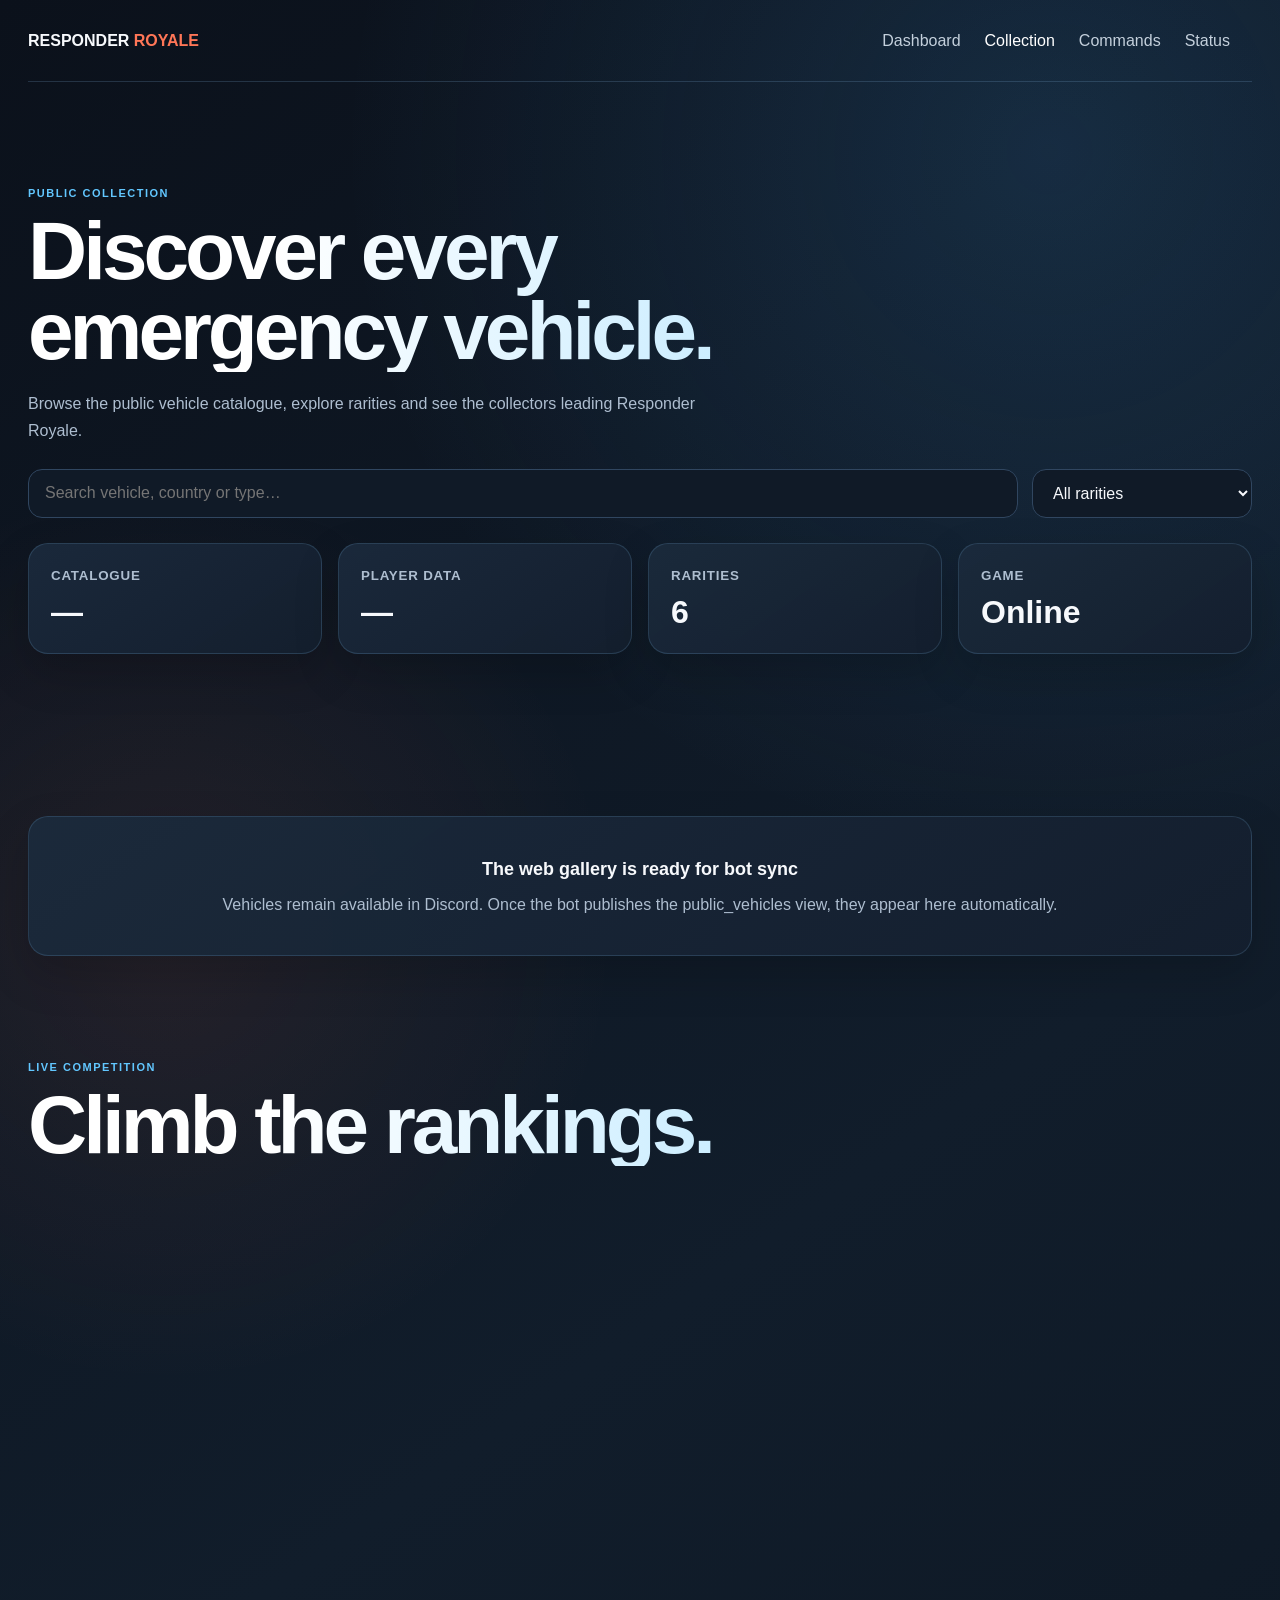
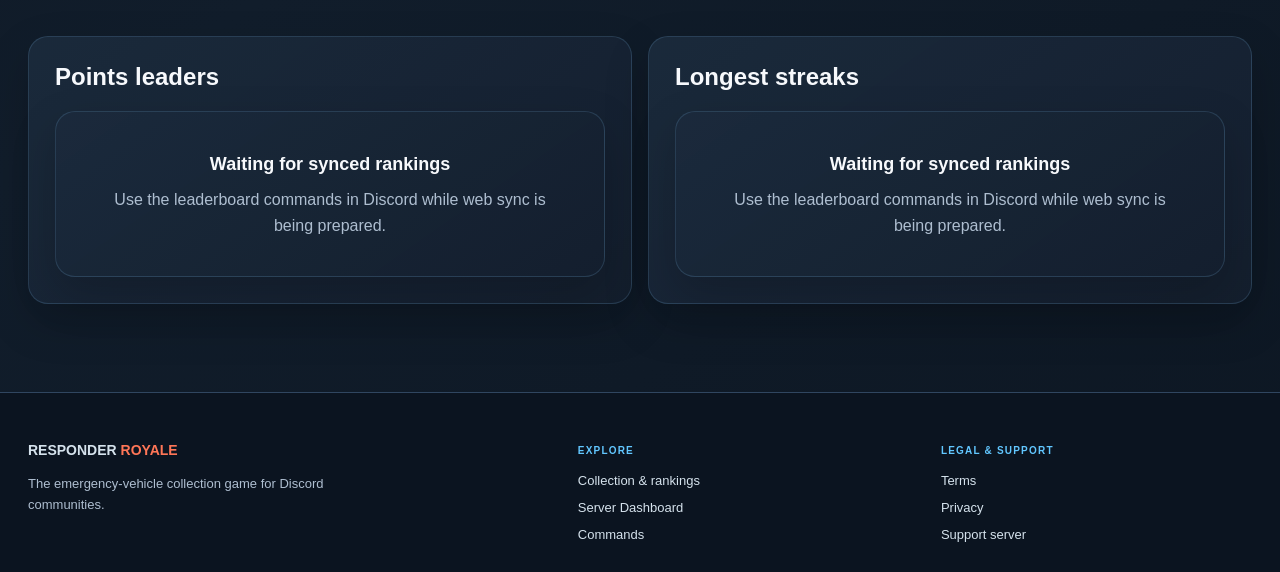
<file: collection.html>
<!doctype html><html lang="en"><head><meta charset="utf-8"><meta name="viewport" content="width=device-width,initial-scale=1"><meta name="description" content="Explore Responder Royale emergency vehicles and public player rankings."><title>Collection · Responder Royale</title><link rel="stylesheet" href="explore.css?v=1"><link rel="stylesheet" href="footer.css?v=3"></head><body><div class="wrap"><header class="top"><a class="brand" href="index.html">RESPONDER <b>ROYALE</b></a><nav><a href="manage.html">Dashboard</a><a class="active" href="collection.html">Collection</a><a href="commands.html">Commands</a><a href="status.html">Status</a></nav></header><main><section class="hero"><div class="eyebrow">PUBLIC COLLECTION</div><h1>Discover every emergency vehicle.</h1><p>Browse the public vehicle catalogue, explore rarities and see the collectors leading Responder Royale.</p><div class="toolbar"><input id="vehicle-search" type="search" placeholder="Search vehicle, country or type…" aria-label="Search vehicles"><select id="rarity-filter" aria-label="Filter by rarity"><option value="">All rarities</option><option value="common">Common</option><option value="rare">Rare</option><option value="epic">Epic</option><option value="legendary">Legendary</option><option value="mythic">Mythic</option><option value="secret">Secret</option></select></div><div class="stat-grid"><article class="stat"><small>CATALOGUE</small><b id="vehicle-count">—</b></article><article class="stat"><small>PLAYER DATA</small><b id="player-count">—</b></article><article class="stat"><small>RARITIES</small><b>6</b></article><article class="stat"><small>GAME</small><b>Online</b></article></div></section><section id="vehicle-grid" class="vehicle-grid"><div class="empty loading">Loading the public collection…</div></section><section class="hero"><div class="eyebrow">LIVE COMPETITION</div><h1>Climb the rankings.</h1></section><section class="leader-grid"><article class="leader"><h2>Points leaders</h2><div id="points-list" class="loading">Loading…</div></article><article class="leader"><h2>Longest streaks</h2><div id="streak-list" class="loading">Loading…</div></article></section></main></div><footer class="rr-footer"><div class="rr-footer__inner"><section><a class="rr-footer__brand" href="index.html">RESPONDER <b>ROYALE</b></a><p>The emergency-vehicle collection game for Discord communities.</p></section><section><h3>EXPLORE</h3><div class="rr-footer__links"><a href="collection.html">Collection &amp; rankings</a><a href="manage.html">Server Dashboard</a><a href="commands.html">Commands</a></div></section><section><h3>LEGAL &amp; SUPPORT</h3><div class="rr-footer__links"><a href="terms.html">Terms</a><a href="privacy.html">Privacy</a><a href="https://discord.gg/9YtqGqTPUj">Support server</a></div></section></div></footer><script src="site-config.js"></script><script src="explore.js?v=1"></script></body></html>
</file>
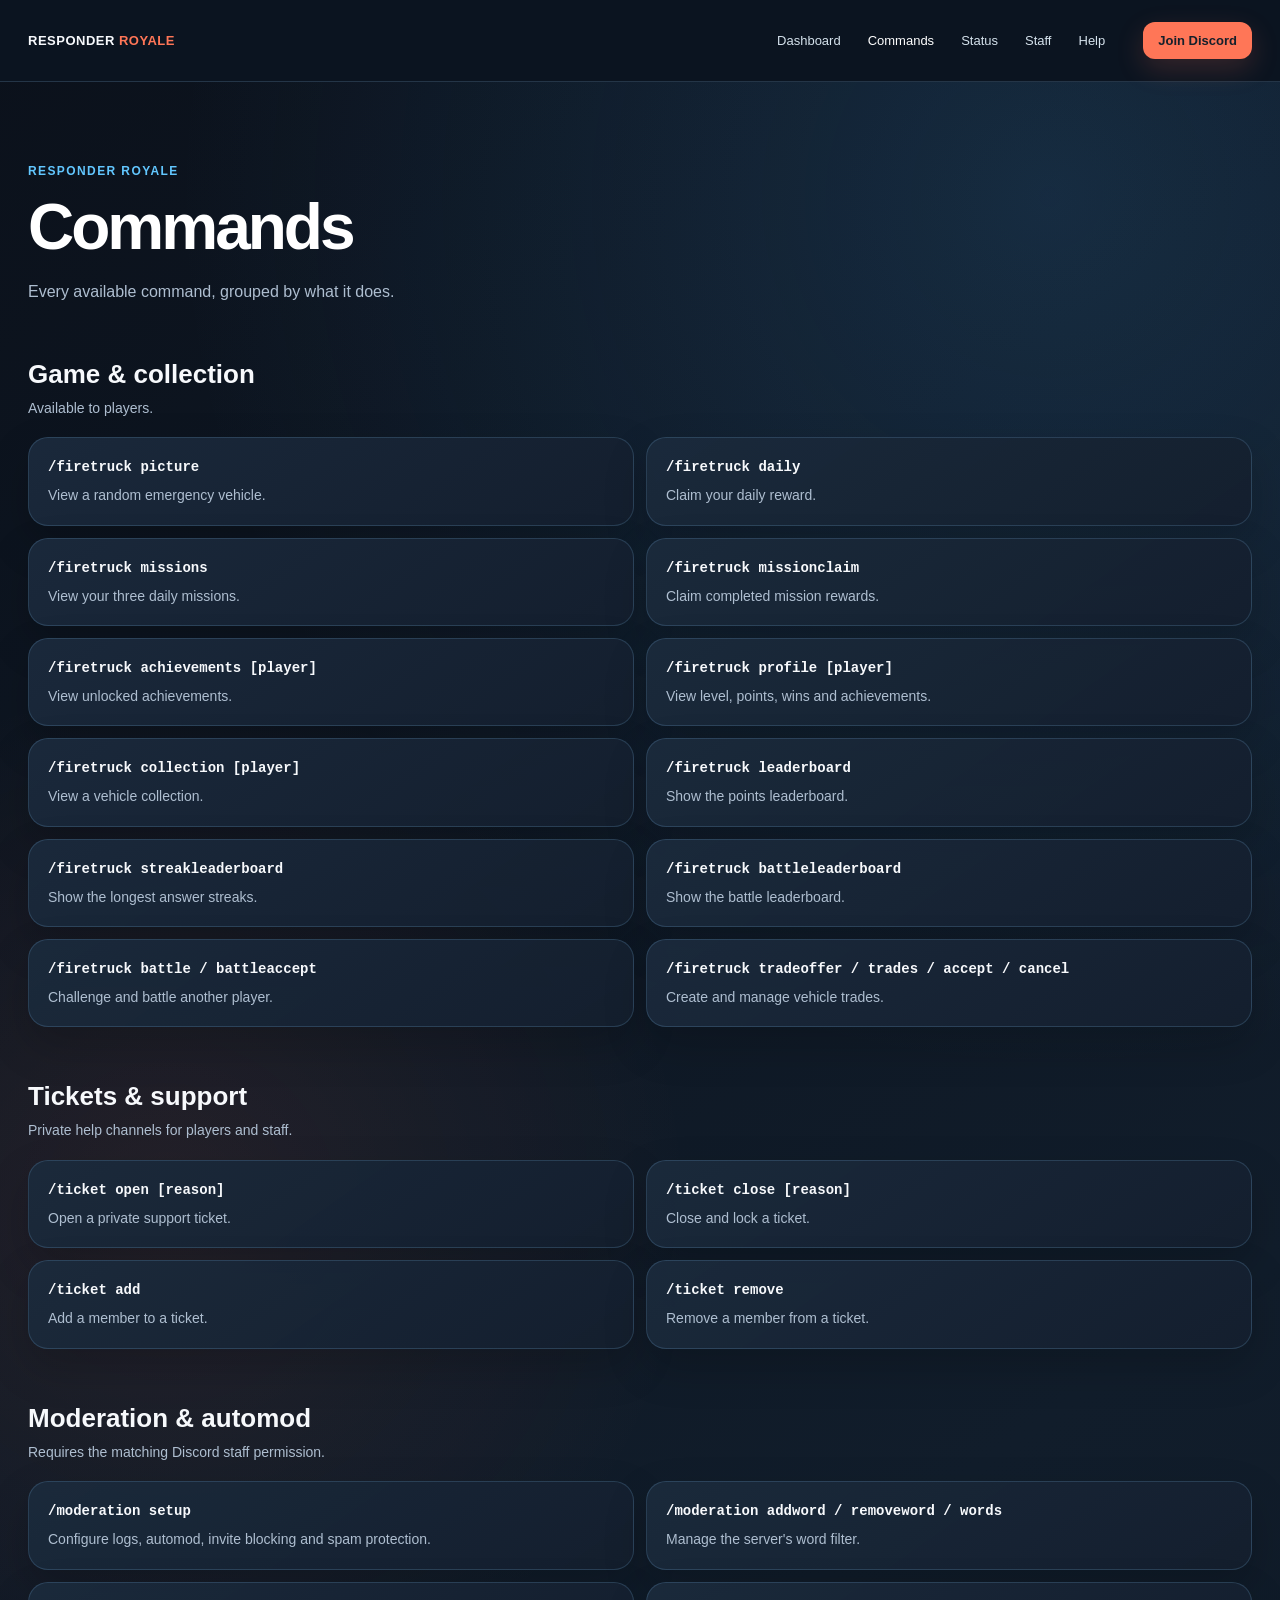
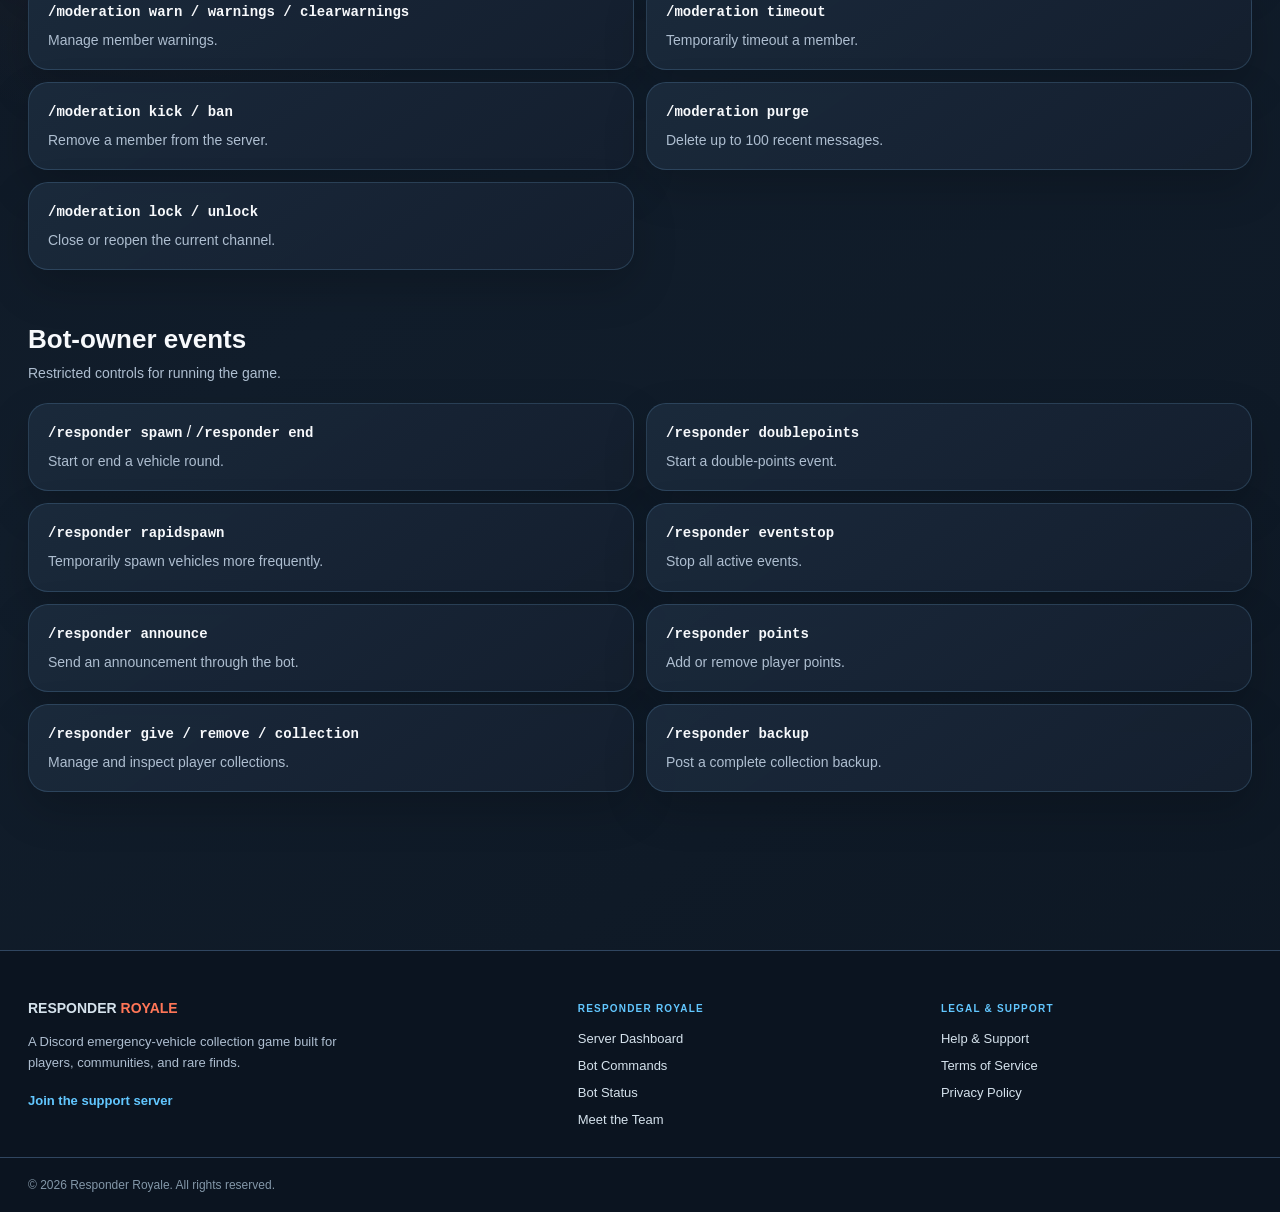
<file: commands.html>
<!doctype html>
<html lang="en">
<head>
  <meta charset="utf-8"><meta name="viewport" content="width=device-width,initial-scale=1">
  <title>Responder Royale Commands</title>
  <link rel="stylesheet" href="theme.css"><link rel="stylesheet" href="footer.css?v=3">
  <style>:root{--bg:#171d25;--card:#1e2630;--line:#364452;--text:#f2f5f7;--muted:#a0afb9;--blue:#77b7df}*{box-sizing:border-box}body{margin:0;background:var(--bg);color:var(--text);font-family:Arial,sans-serif}.wrap{max-width:1080px;margin:auto;padding:70px 28px}.tag{color:var(--blue);font-size:12px;font-weight:800;letter-spacing:1.4px}.lead,.note{color:var(--muted);line-height:1.55}h1{font-size:clamp(44px,7vw,64px);letter-spacing:-3px;margin:12px 0}h2{font-size:26px;margin:54px 0 8px}.note{font-size:14px;margin:0 0 18px}.grid{display:grid;grid-template-columns:repeat(2,1fr);gap:12px}.card{background:var(--card);border:1px solid var(--line);border-radius:8px;padding:19px}.card code{font-weight:800;font-size:14px}.card p{color:var(--muted);font-size:14px;margin:10px 0 0;line-height:1.45}@media(max-width:680px){.grid{grid-template-columns:1fr}.wrap{padding:48px 20px}}</style>
</head>
<body>
  <header class="site-header"><a class="site-logo" href="index.html">RESPONDER <b>ROYALE</b></a><nav><a href="manage.html">Dashboard</a><a class="active" href="commands.html">Commands</a><a href="status.html">Status</a><a href="staff.html">Staff</a><a href="https://discord.gg/9YtqGqTPUj">Help</a></nav><a class="site-join" href="https://discord.gg/9YtqGqTPUj">Join Discord</a></header>
  <main class="wrap">
    <p class="tag">RESPONDER ROYALE</p><h1>Commands</h1><p class="lead">Every available command, grouped by what it does.</p>
    <h2>Game &amp; collection</h2><p class="note">Available to players.</p><div class="grid">
      <div class="card"><code>/firetruck picture</code><p>View a random emergency vehicle.</p></div><div class="card"><code>/firetruck daily</code><p>Claim your daily reward.</p></div>
      <div class="card"><code>/firetruck missions</code><p>View your three daily missions.</p></div><div class="card"><code>/firetruck missionclaim</code><p>Claim completed mission rewards.</p></div>
      <div class="card"><code>/firetruck achievements [player]</code><p>View unlocked achievements.</p></div><div class="card"><code>/firetruck profile [player]</code><p>View level, points, wins and achievements.</p></div>
      <div class="card"><code>/firetruck collection [player]</code><p>View a vehicle collection.</p></div><div class="card"><code>/firetruck leaderboard</code><p>Show the points leaderboard.</p></div>
      <div class="card"><code>/firetruck streakleaderboard</code><p>Show the longest answer streaks.</p></div><div class="card"><code>/firetruck battleleaderboard</code><p>Show the battle leaderboard.</p></div>
      <div class="card"><code>/firetruck battle / battleaccept</code><p>Challenge and battle another player.</p></div><div class="card"><code>/firetruck tradeoffer / trades / accept / cancel</code><p>Create and manage vehicle trades.</p></div>
    </div>
    <h2>Tickets &amp; support</h2><p class="note">Private help channels for players and staff.</p><div class="grid">
      <div class="card"><code>/ticket open [reason]</code><p>Open a private support ticket.</p></div><div class="card"><code>/ticket close [reason]</code><p>Close and lock a ticket.</p></div>
      <div class="card"><code>/ticket add</code><p>Add a member to a ticket.</p></div><div class="card"><code>/ticket remove</code><p>Remove a member from a ticket.</p></div>
    </div>
    <h2>Moderation &amp; automod</h2><p class="note">Requires the matching Discord staff permission.</p><div class="grid">
      <div class="card"><code>/moderation setup</code><p>Configure logs, automod, invite blocking and spam protection.</p></div><div class="card"><code>/moderation addword / removeword / words</code><p>Manage the server's word filter.</p></div>
      <div class="card"><code>/moderation warn / warnings / clearwarnings</code><p>Manage member warnings.</p></div><div class="card"><code>/moderation timeout</code><p>Temporarily timeout a member.</p></div>
      <div class="card"><code>/moderation kick / ban</code><p>Remove a member from the server.</p></div><div class="card"><code>/moderation purge</code><p>Delete up to 100 recent messages.</p></div>
      <div class="card"><code>/moderation lock / unlock</code><p>Close or reopen the current channel.</p></div>
    </div>
    <h2>Bot-owner events</h2><p class="note">Restricted controls for running the game.</p><div class="grid">
      <div class="card"><code>/responder spawn</code> / <code>/responder end</code><p>Start or end a vehicle round.</p></div>
      <div class="card"><code>/responder doublepoints</code><p>Start a double-points event.</p></div>
      <div class="card"><code>/responder rapidspawn</code><p>Temporarily spawn vehicles more frequently.</p></div><div class="card"><code>/responder eventstop</code><p>Stop all active events.</p></div>
      <div class="card"><code>/responder announce</code><p>Send an announcement through the bot.</p></div><div class="card"><code>/responder points</code><p>Add or remove player points.</p></div>
      <div class="card"><code>/responder give / remove / collection</code><p>Manage and inspect player collections.</p></div><div class="card"><code>/responder backup</code><p>Post a complete collection backup.</p></div>
    </div>
  </main>
  <footer class="rr-footer"><div class="rr-footer__inner"><section><a class="rr-footer__brand" href="index.html">RESPONDER <b>ROYALE</b></a><p>A Discord emergency-vehicle collection game built for players, communities, and rare finds.</p><a class="rr-footer__support" href="https://discord.gg/9YtqGqTPUj">Join the support server</a></section><section><h3>RESPONDER ROYALE</h3><div class="rr-footer__links"><a href="manage.html">Server Dashboard</a><a href="commands.html">Bot Commands</a><a href="status.html">Bot Status</a><a href="staff.html">Meet the Team</a></div></section><section><h3>LEGAL &amp; SUPPORT</h3><div class="rr-footer__links"><a href="https://discord.gg/9YtqGqTPUj">Help &amp; Support</a><a href="terms.html">Terms of Service</a><a href="privacy.html">Privacy Policy</a></div></section></div><div class="rr-footer__bottom">© 2026 Responder Royale. All rights reserved.</div></footer>
</body></html>
</file>
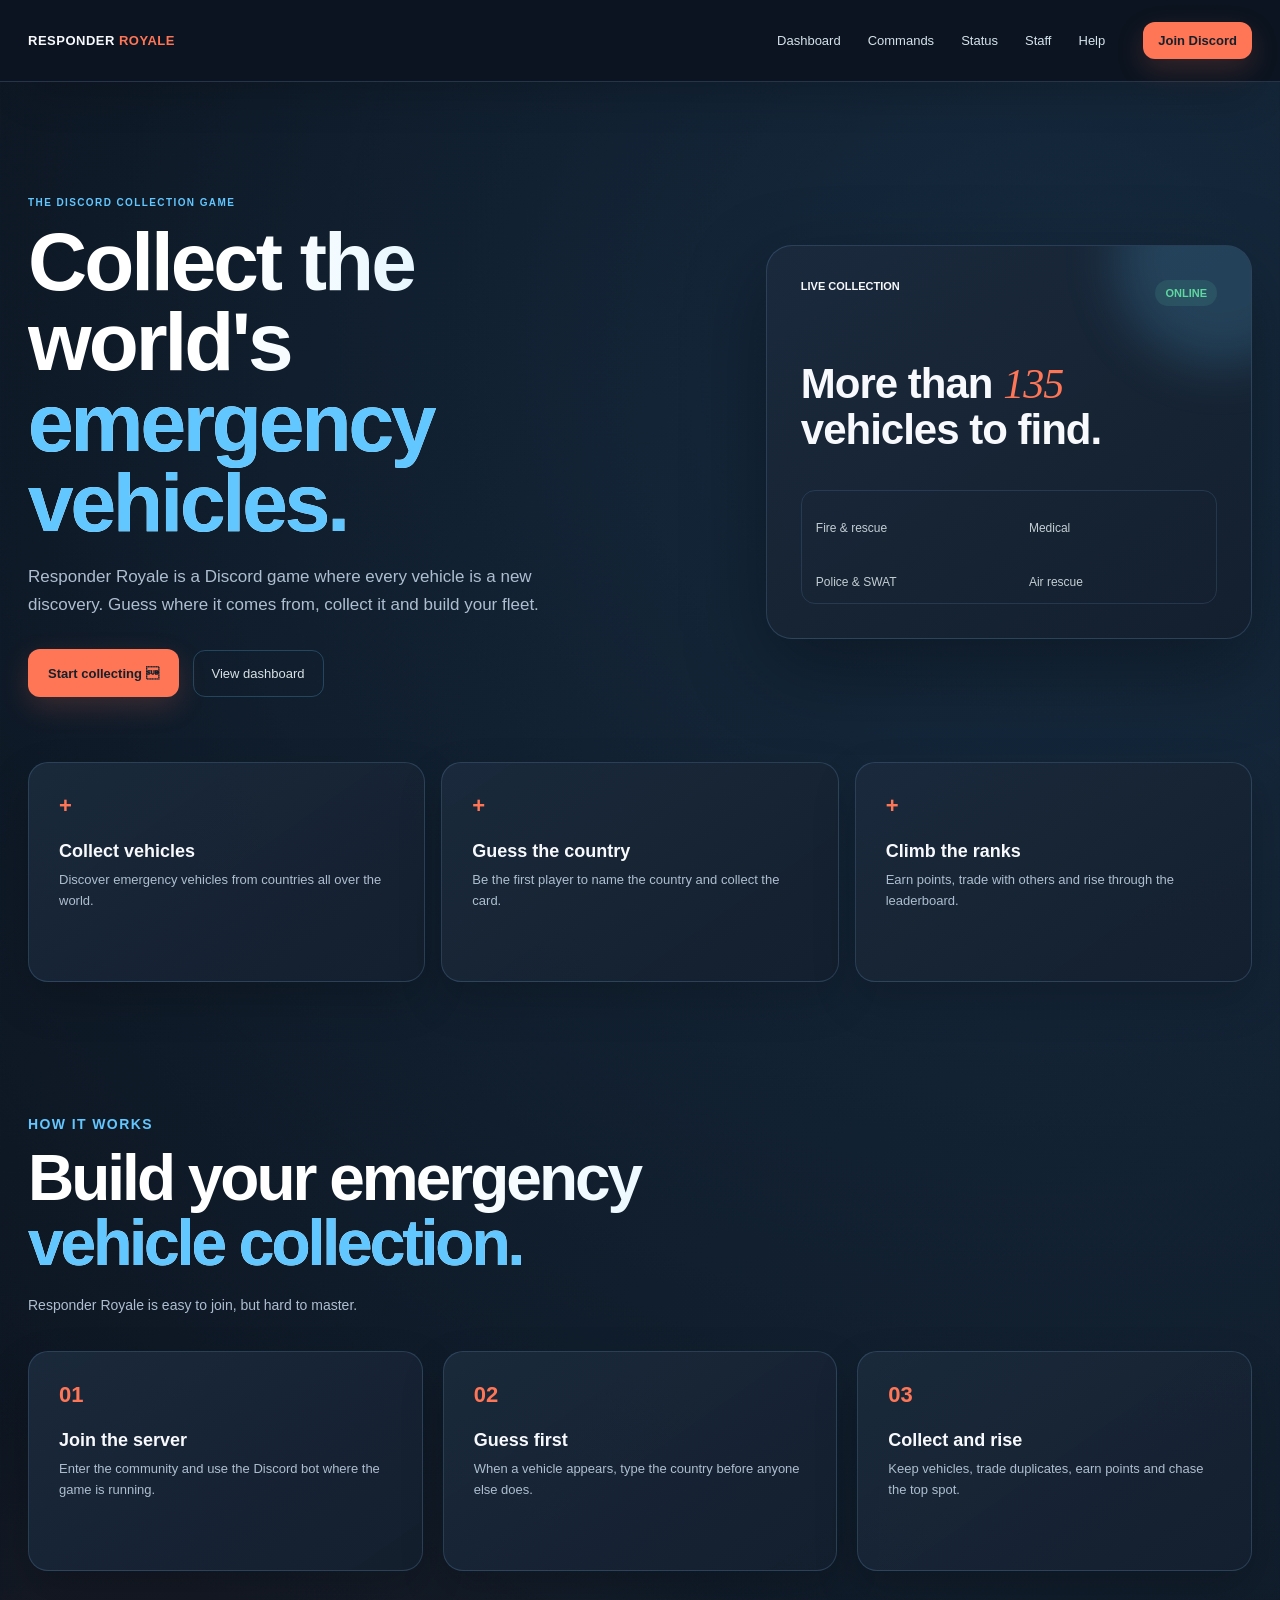
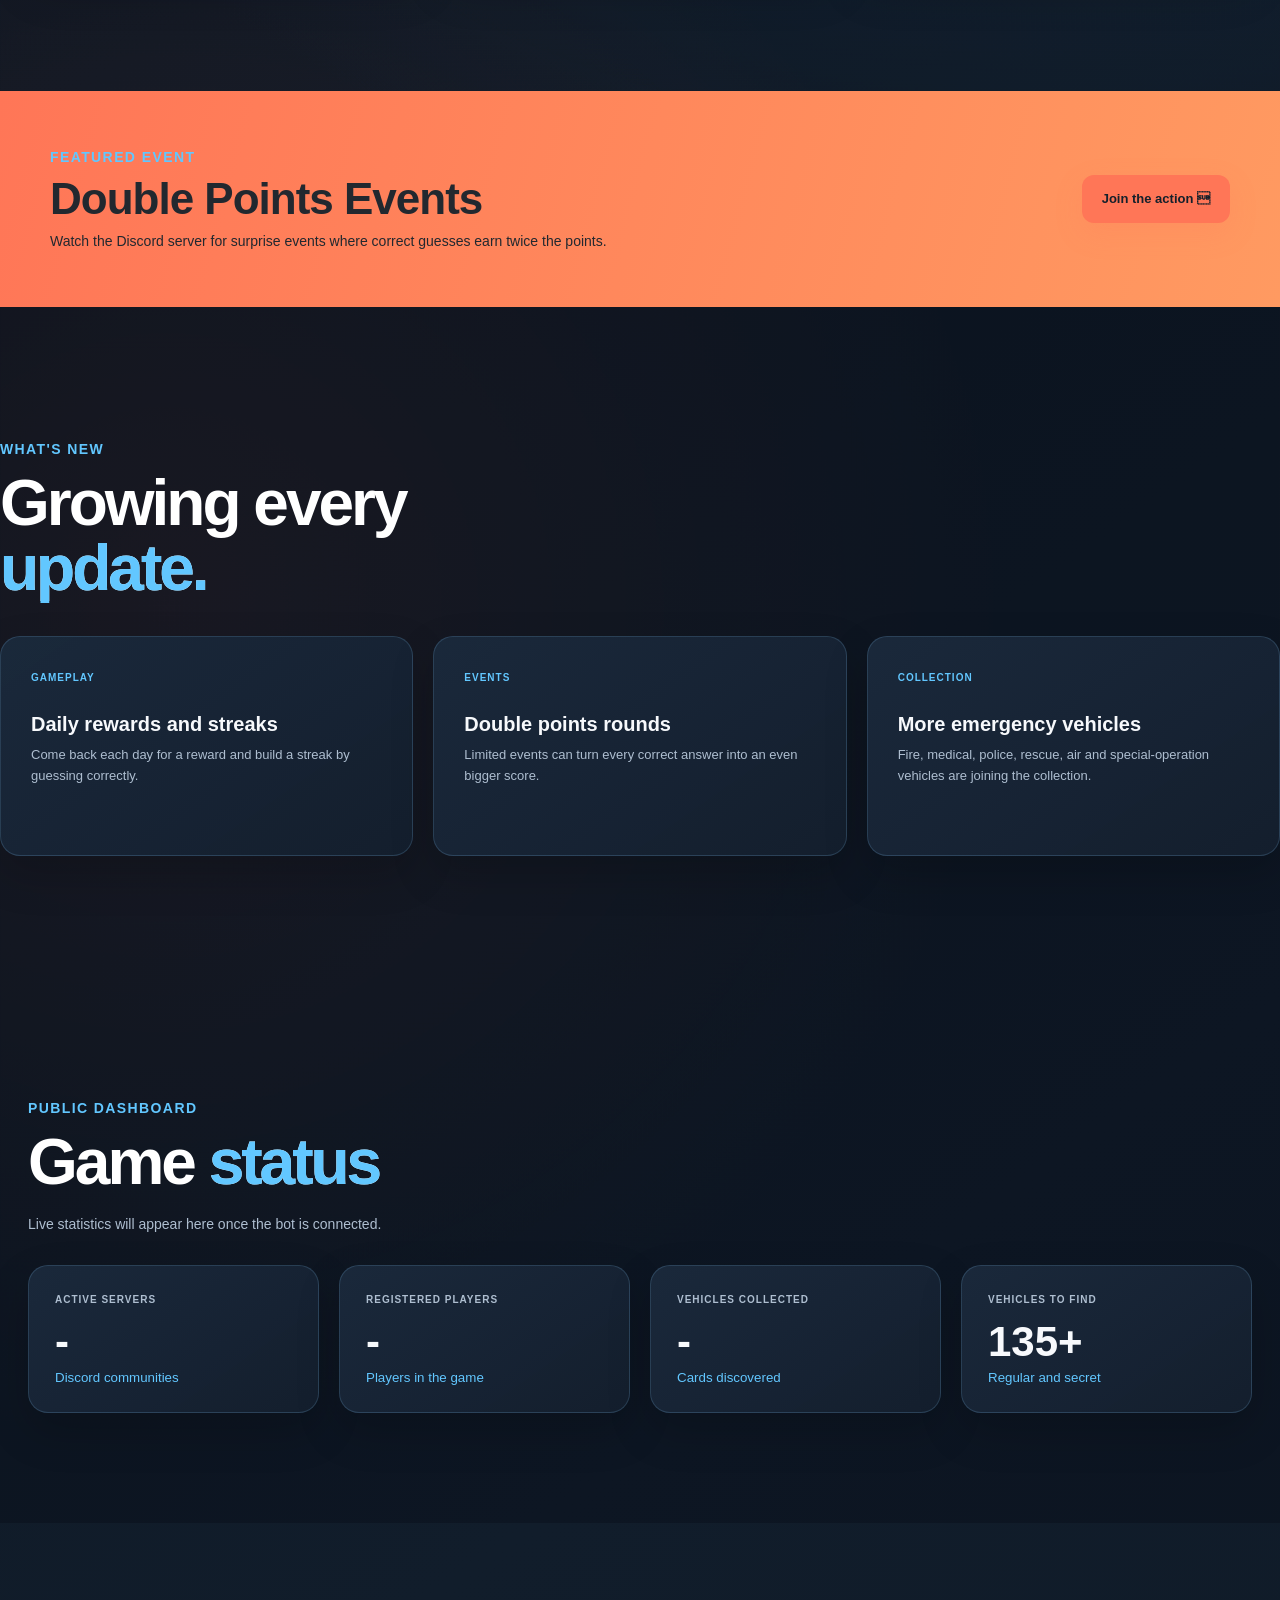
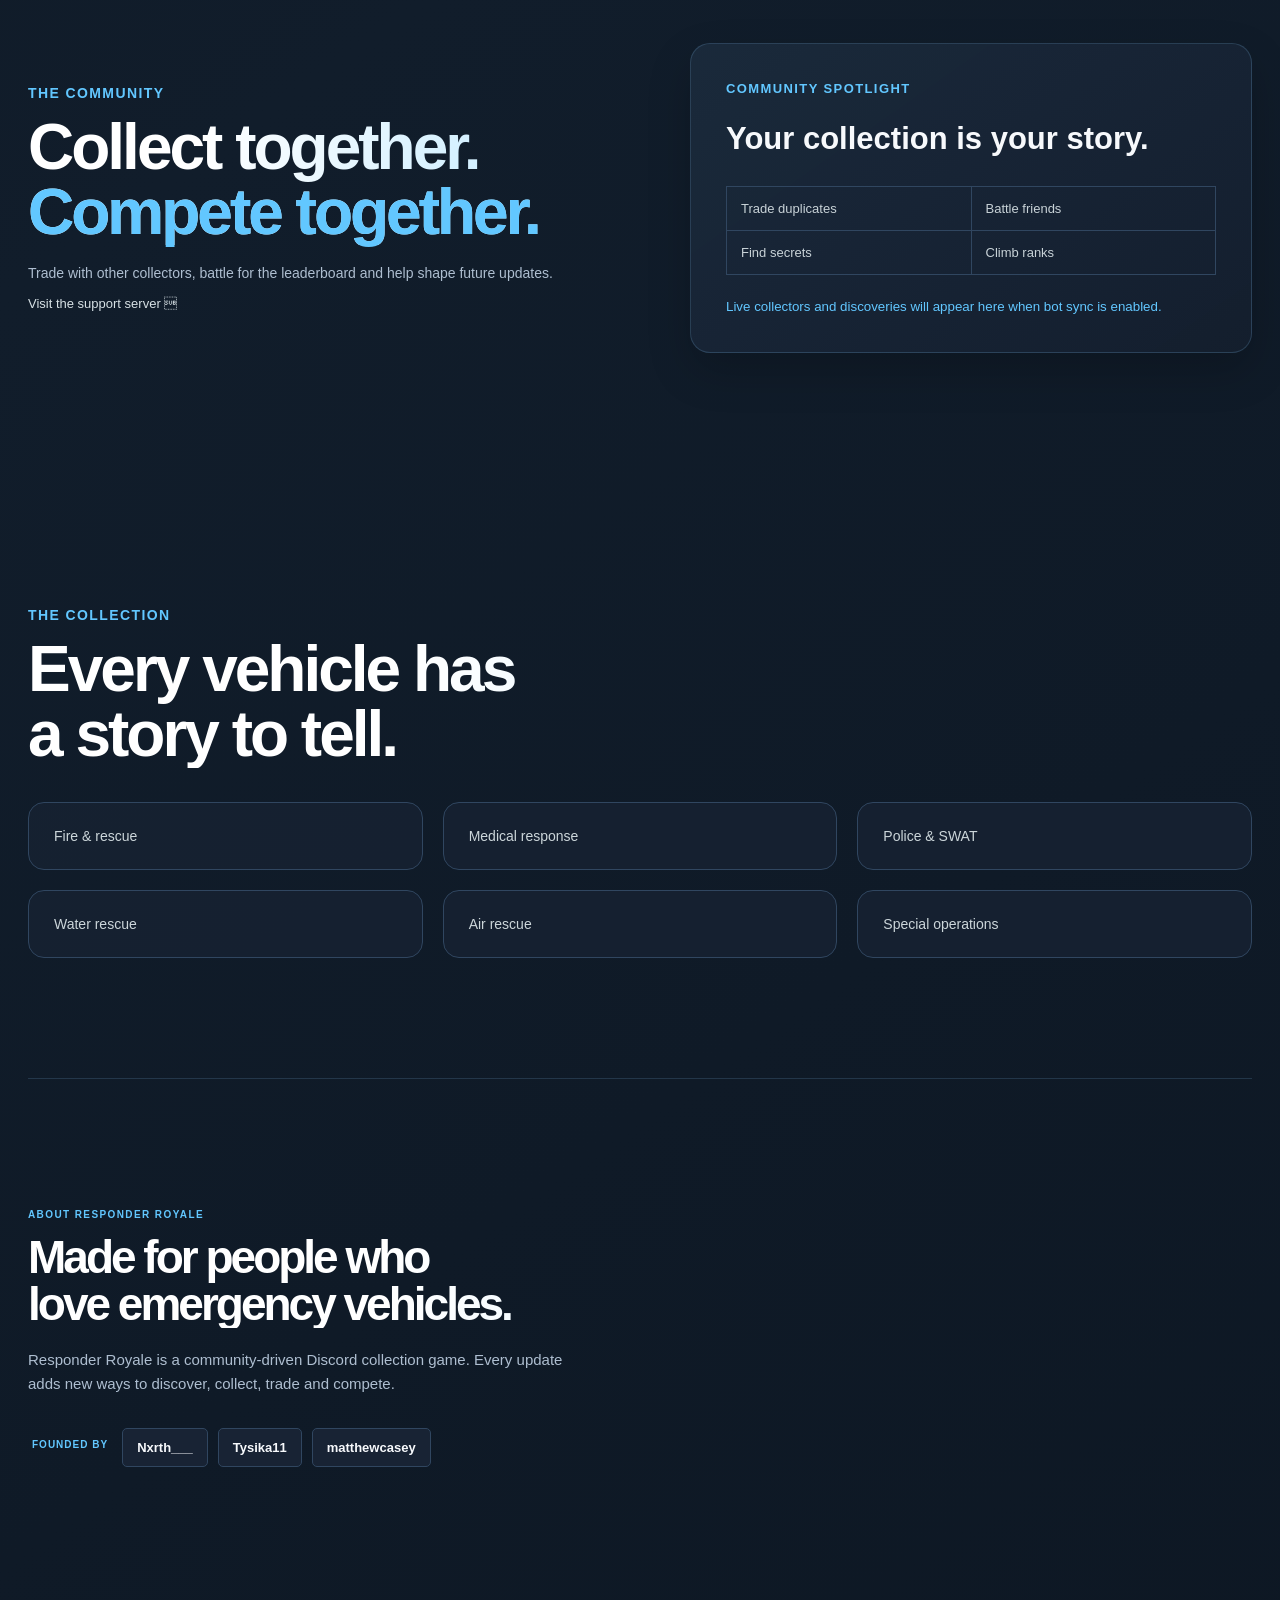
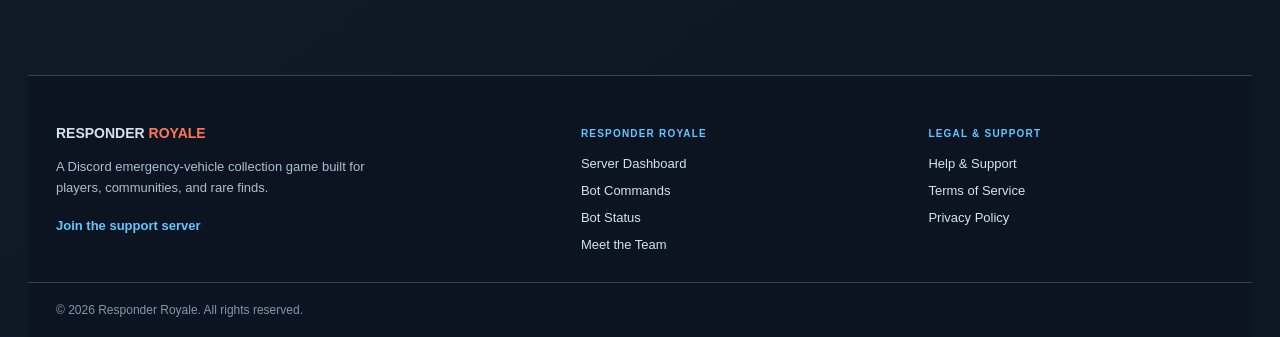
<file: dashboard.html>
<!doctype html><html lang="en"><head><meta charset="utf-8"><meta name="viewport" content="width=device-width,initial-scale=1"><title>Responder Royale</title><style>:root{--bg:#171d25;--card:#1e2630;--line:#364452;--text:#f2f5f7;--muted:#a0afb9;--blue:#77b7df;--orange:#ee714e;--deep:#11171d}*{box-sizing:border-box}body{margin:0;background:var(--bg);color:var(--text);font-family:Arial,sans-serif}.container{max-width:1180px;margin:auto;padding:0 28px}a{color:inherit;text-decoration:none}.header{height:74px;display:flex;align-items:center;justify-content:space-between}.logo{font-size:13px;font-weight:800}.logo b{color:var(--orange)}nav{display:flex;gap:25px;color:#bcc7ce;font-size:13px}.join,.button{background:var(--orange);color:#22282f;padding:11px 15px;border-radius:5px;font-size:13px;font-weight:bold}.hero{display:grid;grid-template-columns:1.15fr .85fr;gap:80px;padding:94px 0}.tag{color:var(--blue);font-size:10px;font-weight:bold;letter-spacing:1.4px}.hero h1,.intro h2,.about h2{font-size:clamp(44px,6vw,74px);letter-spacing:-3px;line-height:1.02;margin:14px 0 20px}.hero h1 span,.intro h2 span{color:var(--blue)}.text{max-width:540px;color:var(--muted);line-height:1.65;font-size:15px}.actions{display:flex;gap:20px;align-items:center;margin-top:30px}.link{font-size:13px;color:#d7e1e5}.live-card,.card{background:var(--card);border:1px solid var(--line);border-radius:8px}.live-card{padding:28px}.status{display:flex;justify-content:space-between;font-size:11px;font-weight:bold}.status i{color:#5fd7a1;font-style:normal}.live-card h2{font-size:33px;line-height:1.08;letter-spacing:-1px;margin:38px 0}.live-card em{color:var(--orange);font-family:Georgia,serif;font-weight:normal}.mini{display:grid;grid-template-columns:1fr 1fr;gap:12px;border-top:1px solid var(--line);padding-top:16px;color:#c3ced3;font-size:12px}.features,.steps,.updates,.stats,.vehicle-types{display:grid;grid-template-columns:repeat(3,1fr);gap:16px}.card{padding:25px}.card strong{font-size:22px;color:var(--orange)}.card h3{margin:22px 0 8px;font-size:18px}.card p,.update p{margin:0;color:var(--muted);font-size:13px;line-height:1.6}.block{padding:100px 0}.intro h2{font-size:48px}.intro p{color:var(--muted);font-size:14px}.steps{margin-top:38px}.event{background:var(--orange);color:#22282f;padding:44px max(28px,calc((100vw - 1180px)/2));display:flex;align-items:center;justify-content:space-between;gap:30px}.event h2{font-size:34px;letter-spacing:-1px;margin:9px 0}.event p{margin:0;font-size:14px;max-width:620px}.event .button{background:#22282f;color:#fff;white-space:nowrap}.dark{background:var(--deep)}.updates{margin-top:35px}.update{background:var(--card);border:1px solid var(--line);border-radius:7px;padding:27px}.update small{color:var(--blue);font-weight:bold;letter-spacing:1px;font-size:10px}.update h3{font-size:20px;margin:28px 0 9px}.dashboard{background:var(--deep);padding:90px 0}.stats{grid-template-columns:repeat(4,1fr);margin-top:33px}.stats .card{padding:20px}.stats p{color:var(--muted);font-size:10px;font-weight:bold;letter-spacing:1px;margin:0}.stats b{display:block;font-size:33px;margin:10px 0 2px}.stats small{color:#80919a}.community{display:grid;grid-template-columns:1fr 1fr;gap:80px;align-items:center}.spotlight{padding:35px}.spotlight h3{font-size:31px;line-height:1.06;margin:24px 0 30px}.spotlight div{display:grid;grid-template-columns:1fr 1fr;border-top:1px solid var(--line);border-left:1px solid var(--line)}.spotlight span{padding:14px;border-right:1px solid var(--line);border-bottom:1px solid var(--line);font-size:13px;color:#c8d2d7}.spotlight small{display:block;margin-top:22px;color:var(--muted);line-height:1.5}.vehicle-types{margin-top:34px}.vehicle-types span{padding:19px;border:1px solid var(--line);color:#ccd6da;font-size:14px}.about{border-top:1px solid var(--line);padding:95px 0}.about h2{font-size:46px}.founders{display:flex;gap:10px;flex-wrap:wrap;margin-top:31px}.founders span{font-size:10px;color:var(--blue);font-weight:bold;letter-spacing:1px;padding:11px 4px}.founders b{background:var(--card);border:1px solid var(--line);border-radius:5px;padding:11px 14px;font-size:13px}.footer{border-top:1px solid var(--line);padding:28px 0;color:var(--muted);font-size:12px}@media(max-width:760px){nav{display:none}.hero,.community{grid-template-columns:1fr;gap:38px}.features,.steps,.updates{grid-template-columns:1fr}.stats{grid-template-columns:1fr 1fr}.event{display:block}.event .button{display:inline-block;margin-top:22px}.block,.about{padding:70px 0}.container{padding:0 20px}.hero{padding:62px 0}.vehicle-types{grid-template-columns:1fr 1fr}}@media(max-width:420px){.stats,.vehicle-types{grid-template-columns:1fr}.join{display:none}}</style><link rel="stylesheet" href="footer.css?v=3"></head><body><div class="container"><header class="header"><a class="logo" href="#home">RESPONDER <b>ROYALE</b></a><nav><a href="manage.html">Dashboard</a><a href="commands.html">Commands</a><a href="status.html">Status</a><a href="staff.html">Staff</a><a href="https://discord.gg/9YtqGqTPUj">Help</a></nav><a class="join" href="https://discord.gg/9YtqGqTPUj">Join Discord</a></header><section class="hero" id="home"><div><p class="tag">THE DISCORD COLLECTION GAME</p><h1>Collect the world&apos;s<br><span>emergency vehicles.</span></h1><p class="text">Responder Royale is a Discord game where every vehicle is a new discovery. Guess where it comes from, collect it and build your fleet.</p><div class="actions"><a class="button" href="https://discord.gg/9YtqGqTPUj">Start collecting </a><a class="link" href="#dashboard">View dashboard</a></div></div><aside class="live-card"><div class="status"><b>LIVE COLLECTION</b><i>ONLINE</i></div><h2>More than <em>135</em><br>vehicles to find.</h2><div class="mini"><span>Fire & rescue</span><span>Medical</span><span>Police & SWAT</span><span>Air rescue</span></div></aside></section><section class="features"><article class="card"><strong>+</strong><h3>Collect vehicles</h3><p>Discover emergency vehicles from countries all over the world.</p></article><article class="card"><strong>+</strong><h3>Guess the country</h3><p>Be the first player to name the country and collect the card.</p></article><article class="card"><strong>+</strong><h3>Climb the ranks</h3><p>Earn points, trade with others and rise through the leaderboard.</p></article></section><section class="block"><div class="intro"><p class="tag">HOW IT WORKS</p><h2>Build your emergency<br><span>vehicle collection.</span></h2><p>Responder Royale is easy to join, but hard to master.</p></div><div class="steps"><article class="card"><strong>01</strong><h3>Join the server</h3><p>Enter the community and use the Discord bot where the game is running.</p></article><article class="card"><strong>02</strong><h3>Guess first</h3><p>When a vehicle appears, type the country before anyone else does.</p></article><article class="card"><strong>03</strong><h3>Collect and rise</h3><p>Keep vehicles, trade duplicates, earn points and chase the top spot.</p></article></div></section></div><section class="event"><div><p class="tag">FEATURED EVENT</p><h2>Double Points Events</h2><p>Watch the Discord server for surprise events where correct guesses earn twice the points.</p></div><a class="button" href="https://discord.gg/9YtqGqTPUj">Join the action </a></section><section class="dark"><div class="container block"><div class="intro"><p class="tag">WHAT&apos;S NEW</p><h2>Growing every<br><span>update.</span></h2></div><div class="updates"><article class="update"><small>GAMEPLAY</small><h3>Daily rewards and streaks</h3><p>Come back each day for a reward and build a streak by guessing correctly.</p></article><article class="update"><small>EVENTS</small><h3>Double points rounds</h3><p>Limited events can turn every correct answer into an even bigger score.</p></article><article class="update"><small>COLLECTION</small><h3>More emergency vehicles</h3><p>Fire, medical, police, rescue, air and special-operation vehicles are joining the collection.</p></article></div></div></section><section class="dashboard" id="dashboard"><div class="container"><div class="intro"><p class="tag">PUBLIC DASHBOARD</p><h2>Game <span>status</span></h2><p>Live statistics will appear here once the bot is connected.</p></div><div class="stats"><article class="card"><p>ACTIVE SERVERS</p><b>-</b><small>Discord communities</small></article><article class="card"><p>REGISTERED PLAYERS</p><b>-</b><small>Players in the game</small></article><article class="card"><p>VEHICLES COLLECTED</p><b>-</b><small>Cards discovered</small></article><article class="card"><p>VEHICLES TO FIND</p><b>135+</b><small>Regular and secret</small></article></div></div></section><div class="container"><section class="block community"><div class="intro"><p class="tag">THE COMMUNITY</p><h2>Collect together.<br><span>Compete together.</span></h2><p>Trade with other collectors, battle for the leaderboard and help shape future updates.</p><p><a class="link" href="https://discord.gg/9YtqGqTPUj">Visit the support server </a></p></div><article class="card spotlight"><p class="tag">COMMUNITY SPOTLIGHT</p><h3>Your collection is your story.</h3><div><span>Trade duplicates</span><span>Battle friends</span><span>Find secrets</span><span>Climb ranks</span></div><small>Live collectors and discoveries will appear here when bot sync is enabled.</small></article></section><section class="block"><div class="intro"><p class="tag">THE COLLECTION</p><h2>Every vehicle has<br>a story to tell.</h2></div><div class="vehicle-types"><span>Fire & rescue</span><span>Medical response</span><span>Police & SWAT</span><span>Water rescue</span><span>Air rescue</span><span>Special operations</span></div></section><section class="about"><p class="tag">ABOUT RESPONDER ROYALE</p><h2>Made for people who<br>love emergency vehicles.</h2><p class="text">Responder Royale is a community-driven Discord collection game. Every update adds new ways to discover, collect, trade and compete.</p><div class="founders"><span>FOUNDED BY</span><b>Nxrth___</b><b>Tysika11</b><b>matthewcasey</b></div></section><footer class="rr-footer">
  <div class="rr-footer__inner">
    <section><a class="rr-footer__brand" href="index.html">RESPONDER <b>ROYALE</b></a><p>A Discord emergency-vehicle collection game built for players, communities, and rare finds.</p><a class="rr-footer__support" href="https://discord.gg/9YtqGqTPUj">Join the support server</a></section>
    <section><h3>RESPONDER ROYALE</h3><div class="rr-footer__links"><a href="manage.html">Server Dashboard</a><a href="commands.html">Bot Commands</a><a href="status.html">Bot Status</a><a href="staff.html">Meet the Team</a></div></section>
    <section><h3>LEGAL &amp; SUPPORT</h3><div class="rr-footer__links"><a href="https://discord.gg/9YtqGqTPUj">Help &amp; Support</a><a href="terms.html">Terms of Service</a><a href="privacy.html">Privacy Policy</a></div></section>
  </div>
  <div class="rr-footer__bottom">© 2026 Responder Royale. All rights reserved.</div>
</footer></div><script src="site-config.js"></script><script src="live-stats.js"></script></body></html>
</file>
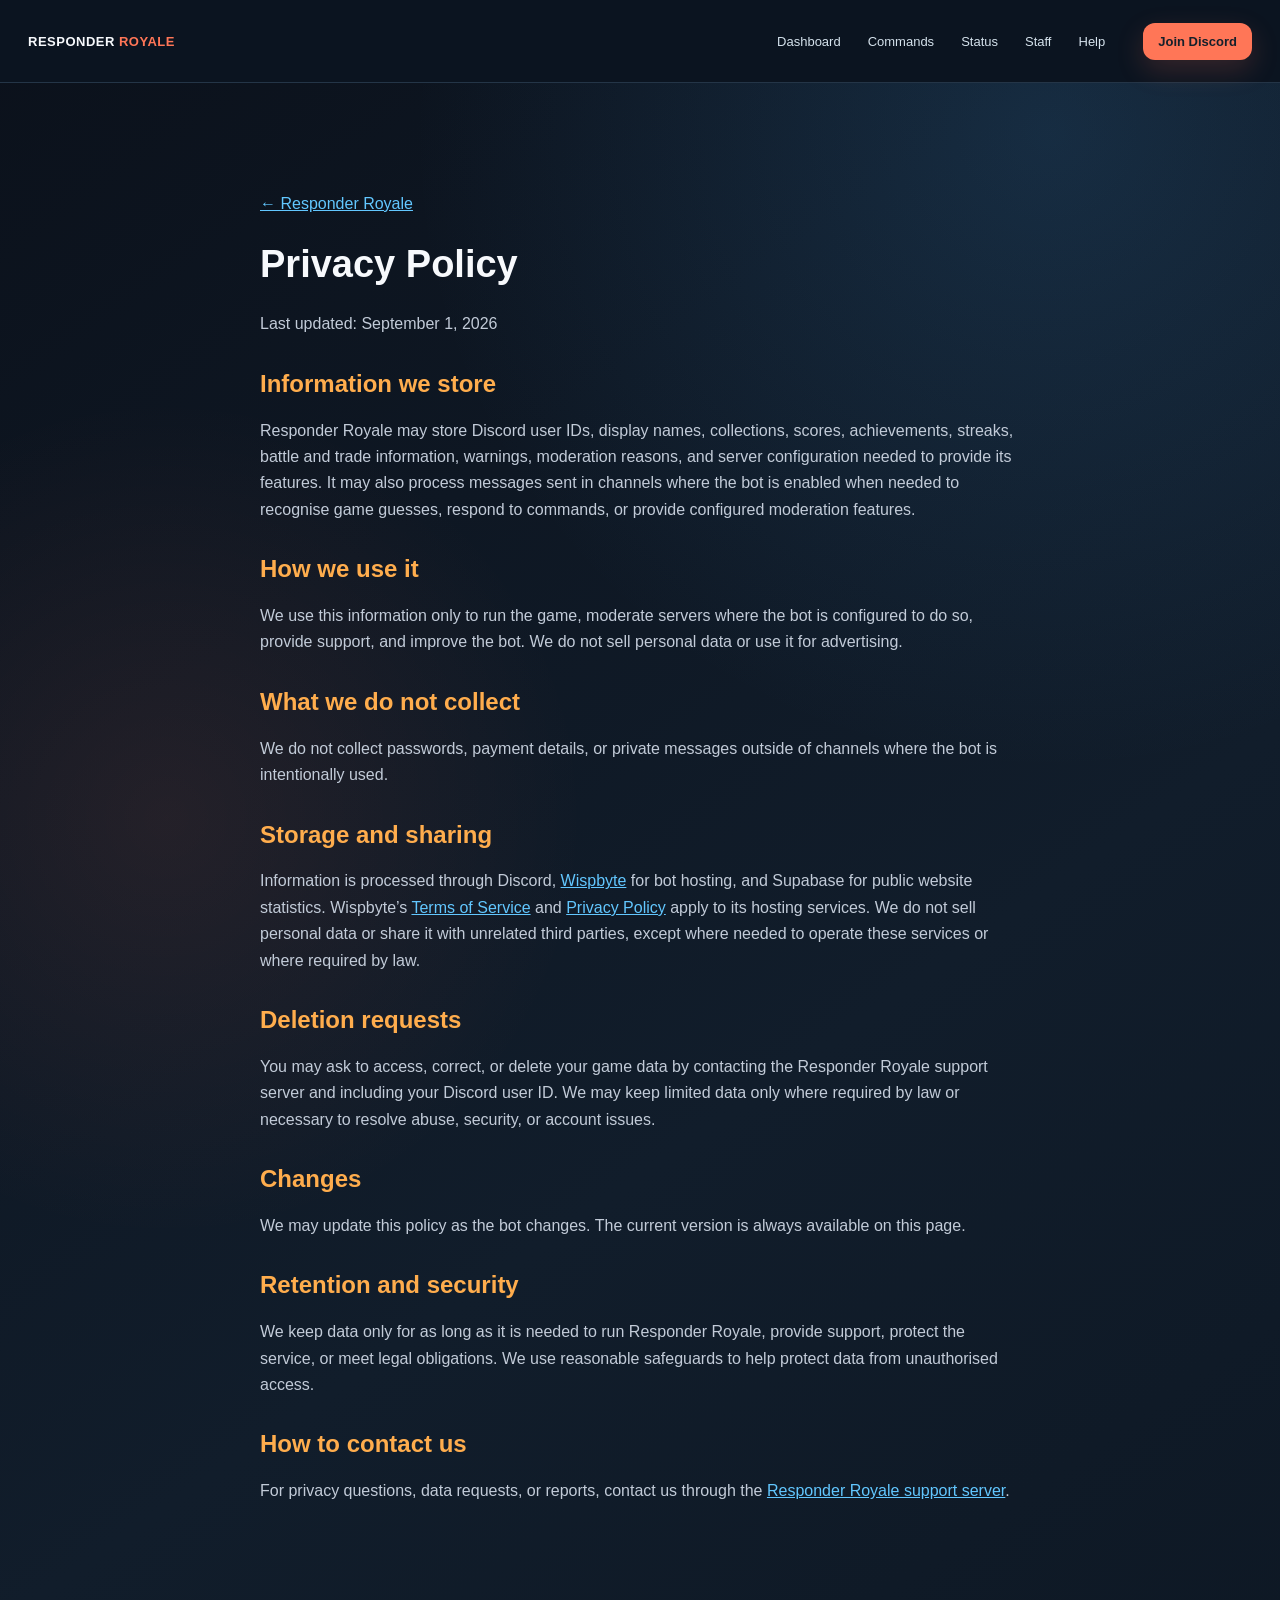
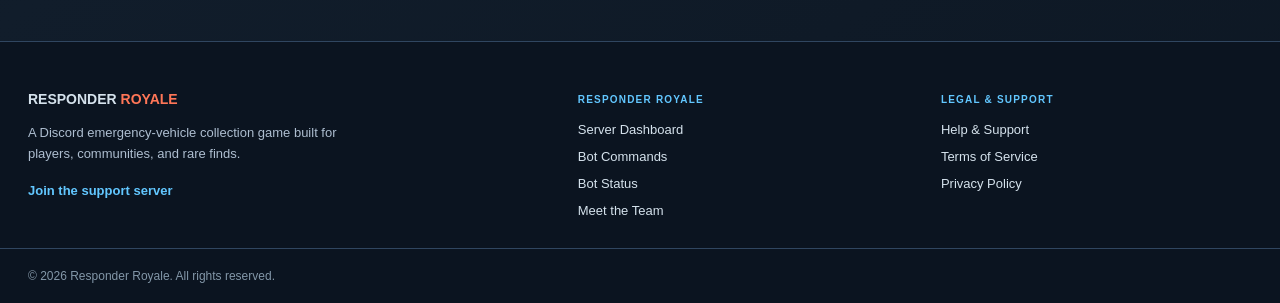
<file: privacy.html>
<!doctype html>
<html lang="en">
<head>
  <meta charset="utf-8">
  <meta name="viewport" content="width=device-width, initial-scale=1">
  <title>Responder Royale Privacy Policy</title>
  <style>body{margin:0;background:#11151c;color:#eaf0f8;font:16px Arial,sans-serif}main{max-width:760px;margin:60px auto;padding:32px}h1{font-size:38px}h2{margin-top:32px;color:#ffad4d}p,li{color:#c2cbd8;line-height:1.65}a{color:#75b7ff}</style>
<link rel="stylesheet" href="theme.css"><link rel="stylesheet" href="footer.css?v=3"></head>
<body><header class="site-header"><a class="site-logo" href="index.html">RESPONDER <b>ROYALE</b></a><nav><a href="manage.html">Dashboard</a><a href="commands.html">Commands</a><a href="status.html">Status</a><a href="staff.html">Staff</a><a href="https://discord.gg/9YtqGqTPUj">Help</a></nav><a class="site-join" href="https://discord.gg/9YtqGqTPUj">Join Discord</a></header><main>
  <p><a href="index.html">&larr; Responder Royale</a></p>
  <h1>Privacy Policy</h1>
  <p>Last updated: September 1, 2026</p>
  <h2>Information we store</h2>
  <p>Responder Royale may store Discord user IDs, display names, collections, scores, achievements, streaks, battle and trade information, warnings, moderation reasons, and server configuration needed to provide its features. It may also process messages sent in channels where the bot is enabled when needed to recognise game guesses, respond to commands, or provide configured moderation features.</p>
  <h2>How we use it</h2>
  <p>We use this information only to run the game, moderate servers where the bot is configured to do so, provide support, and improve the bot. We do not sell personal data or use it for advertising.</p>
  <h2>What we do not collect</h2>
  <p>We do not collect passwords, payment details, or private messages outside of channels where the bot is intentionally used.</p>
  <h2>Storage and sharing</h2>
  <p>Information is processed through Discord, <a href="https://wispbyte.com/">Wispbyte</a> for bot hosting, and Supabase for public website statistics. Wispbyte’s <a href="https://wispbyte.com/terms">Terms of Service</a> and <a href="https://wispbyte.com/privacy">Privacy Policy</a> apply to its hosting services. We do not sell personal data or share it with unrelated third parties, except where needed to operate these services or where required by law.</p>
  <h2>Deletion requests</h2>
  <p>You may ask to access, correct, or delete your game data by contacting the Responder Royale support server and including your Discord user ID. We may keep limited data only where required by law or necessary to resolve abuse, security, or account issues.</p>
  <h2>Changes</h2>
  <p>We may update this policy as the bot changes. The current version is always available on this page.</p>
  <h2>Retention and security</h2>
  <p>We keep data only for as long as it is needed to run Responder Royale, provide support, protect the service, or meet legal obligations. We use reasonable safeguards to help protect data from unauthorised access.</p>
  <h2>How to contact us</h2>
  <p>For privacy questions, data requests, or reports, contact us through the <a href="https://discord.gg/9YtqGqTPUj">Responder Royale support server</a>.</p></main><footer class="rr-footer">
  <div class="rr-footer__inner">
    <section><a class="rr-footer__brand" href="index.html">RESPONDER <b>ROYALE</b></a><p>A Discord emergency-vehicle collection game built for players, communities, and rare finds.</p><a class="rr-footer__support" href="https://discord.gg/9YtqGqTPUj">Join the support server</a></section>
    <section><h3>RESPONDER ROYALE</h3><div class="rr-footer__links"><a href="manage.html">Server Dashboard</a><a href="commands.html">Bot Commands</a><a href="status.html">Bot Status</a><a href="staff.html">Meet the Team</a></div></section>
    <section><h3>LEGAL &amp; SUPPORT</h3><div class="rr-footer__links"><a href="https://discord.gg/9YtqGqTPUj">Help &amp; Support</a><a href="terms.html">Terms of Service</a><a href="privacy.html">Privacy Policy</a></div></section>
  </div>
  <div class="rr-footer__bottom">© 2026 Responder Royale. All rights reserved.</div>
</footer></body>
</html>
</file>
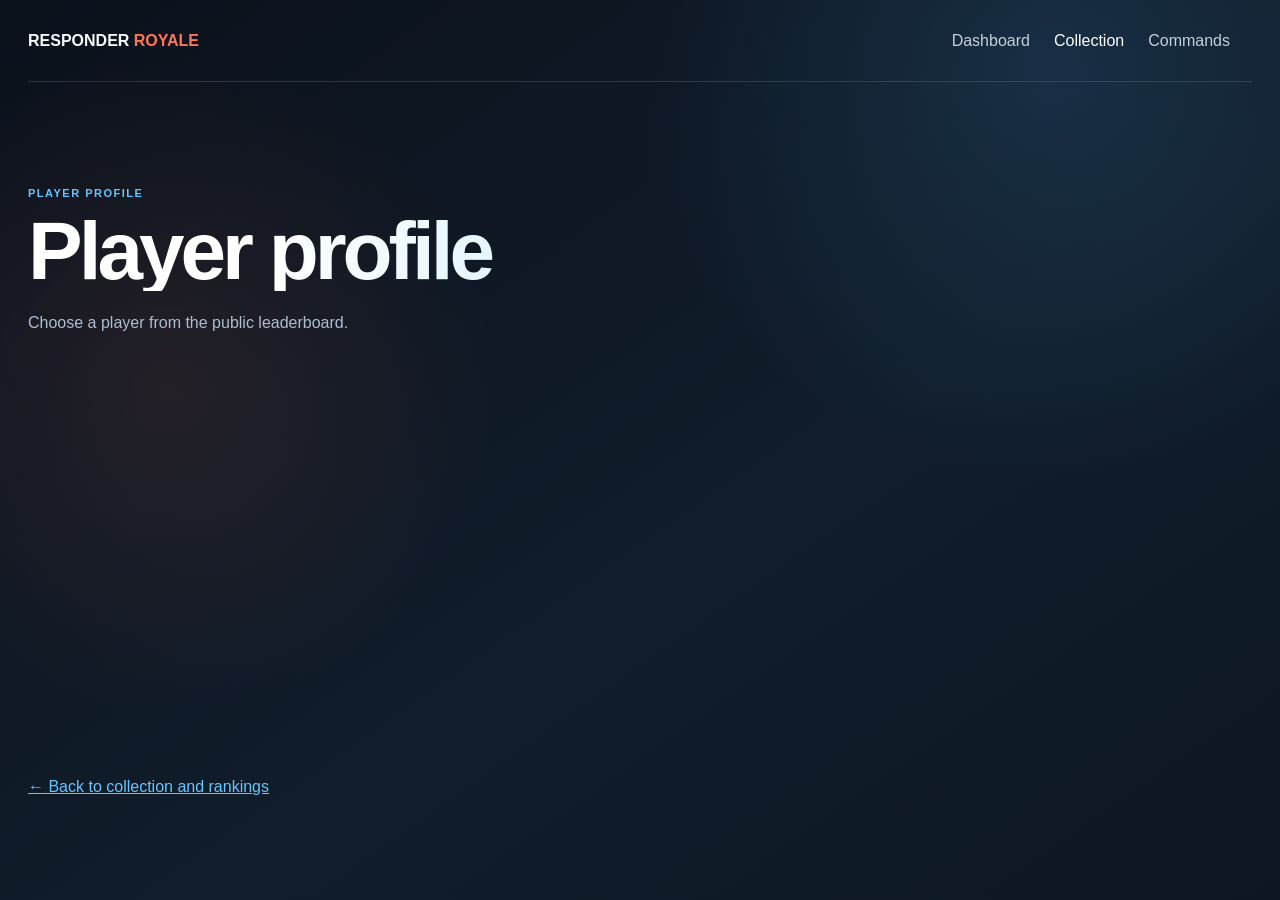
<file: profile.html>
<!doctype html><html lang="en"><head><meta charset="utf-8"><meta name="viewport" content="width=device-width,initial-scale=1"><meta name="robots" content="noindex"><title>Player profile · Responder Royale</title><link rel="stylesheet" href="explore.css?v=1"><link rel="stylesheet" href="footer.css?v=3"></head><body><div class="wrap"><header class="top"><a class="brand" href="index.html">RESPONDER <b>ROYALE</b></a><nav><a href="manage.html">Dashboard</a><a class="active" href="collection.html">Collection</a><a href="commands.html">Commands</a></nav></header><main><section class="hero"><div class="eyebrow">PLAYER PROFILE</div><h1 data-profile="name">Loading player…</h1><p id="profile-state">Loading public Responder Royale data…</p></section><section class="stat-grid" id="profile-card"><article class="stat"><small>POINTS</small><b data-profile="points">—</b></article><article class="stat"><small>LEVEL</small><b data-profile="level">—</b></article><article class="stat"><small>BEST STREAK</small><b data-profile="streak">—</b></article><article class="stat"><small>VEHICLES</small><b data-profile="vehicles">—</b></article><article class="stat"><small>ACHIEVEMENTS</small><b data-profile="achievements">—</b></article></section><p><a class="data-link" href="collection.html">← Back to collection and rankings</a></p></main></div><script src="site-config.js"></script><script src="profile.js?v=1"></script></body></html>
</file>
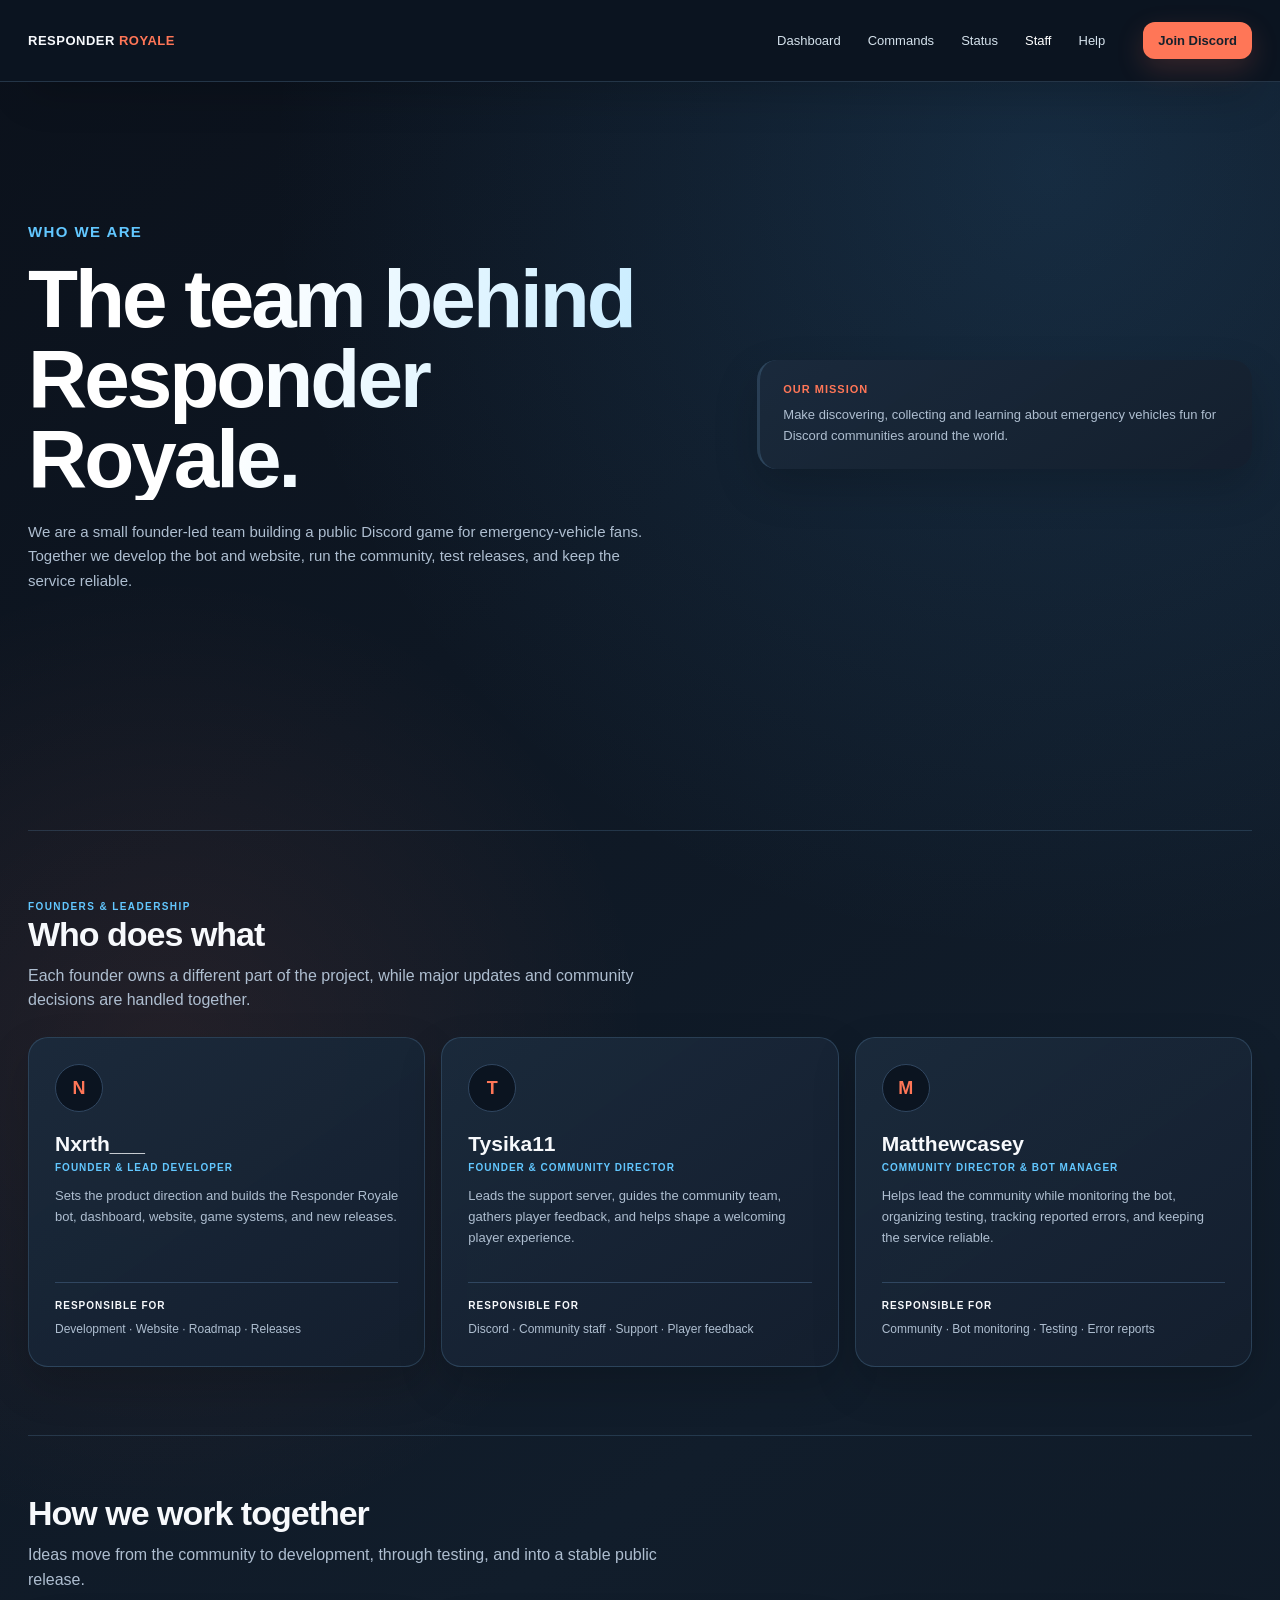
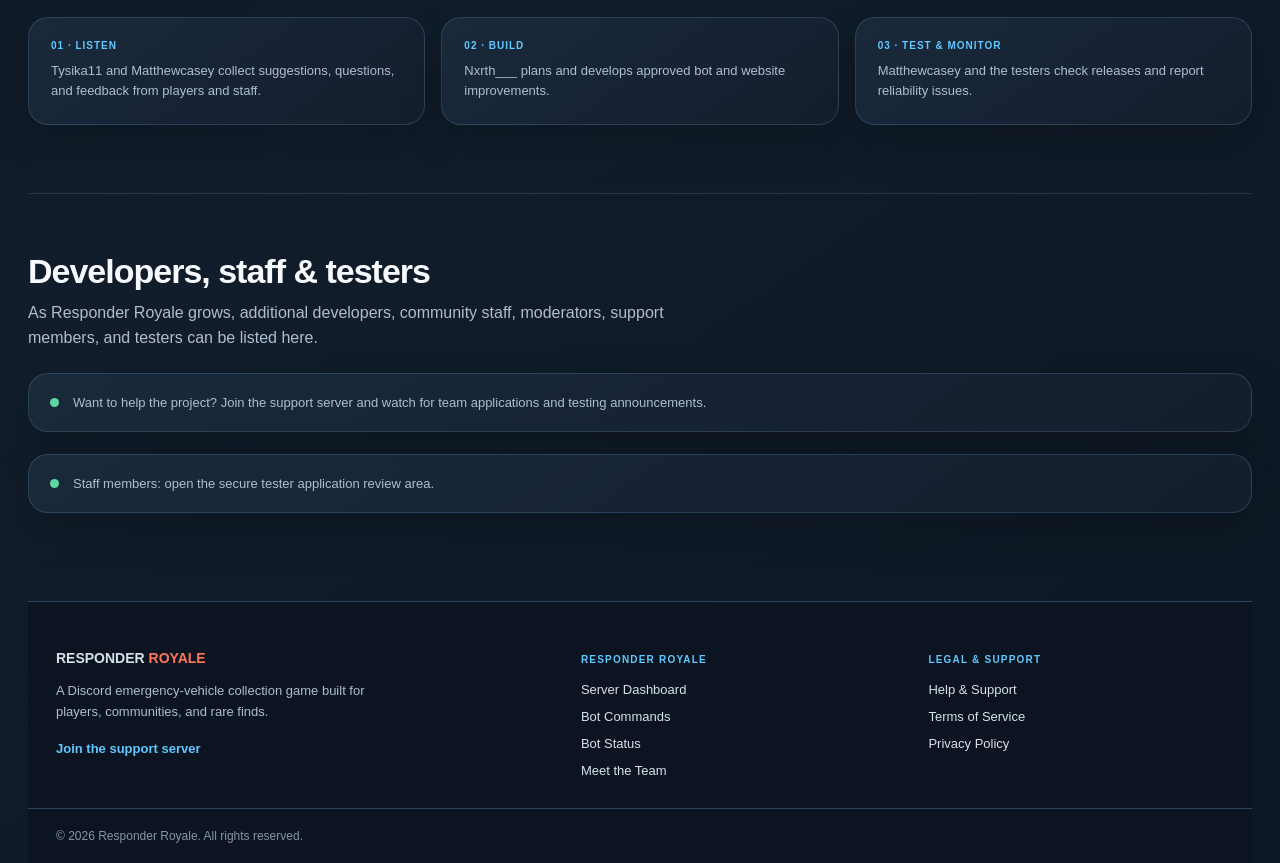
<file: staff.html>
<!doctype html>
<html lang="en">
<head>
  <meta charset="utf-8">
  <meta name="viewport" content="width=device-width,initial-scale=1">
  <title>Responder Royale — Staff</title>
  <style>
    :root{--bg:#171d25;--card:#1e2630;--line:#364452;--text:#f2f5f7;--muted:#a0afb9;--blue:#77b7df;--orange:#ee714e;--deep:#11171d}*{box-sizing:border-box}body{margin:0;background:var(--bg);color:var(--text);font-family:Arial,sans-serif}.container{max-width:1180px;margin:auto;padding:0 28px}a{color:inherit;text-decoration:none}.header{height:74px;display:flex;align-items:center;justify-content:space-between}.logo{font-size:13px;font-weight:800}.logo b{color:var(--orange)}nav{display:flex;gap:25px;color:#bcc7ce;font-size:13px}.join{background:var(--orange);color:#22282f;padding:11px 15px;border-radius:5px;font-size:13px;font-weight:bold}.tag{color:var(--blue);font-size:10px;font-weight:bold;letter-spacing:1.4px;margin:0 0 14px}.hero{display:grid;grid-template-columns:1.15fr .85fr;gap:60px;align-items:end;padding:86px 0 45px}.hero h1{font-size:clamp(44px,6vw,68px);letter-spacing:-3px;line-height:1.02;margin:0 0 20px}.hero p{color:var(--muted);line-height:1.65;font-size:15px;max-width:620px}.mission{background:var(--deep);border-left:3px solid var(--orange);border-radius:0 8px 8px 0;padding:23px}.mission b{display:block;color:var(--orange);font-size:11px;letter-spacing:1px;margin-bottom:9px}.mission p{margin:0;font-size:13px}.grid,.focus{display:grid;grid-template-columns:repeat(3,1fr);gap:16px;margin-top:24px}.card,.focus div{background:var(--card);border:1px solid var(--line);border-radius:8px}.card{padding:26px;min-height:330px;display:flex;flex-direction:column}.avatar{height:48px;width:48px;border-radius:50%;display:grid;place-items:center;background:var(--deep);border:1px solid var(--line);color:var(--orange);font-size:18px;font-weight:bold}.card h2{margin:20px 0 6px;font-size:21px}.role,.focus b{color:var(--blue);font-size:10px;font-weight:bold;letter-spacing:1px;text-transform:uppercase}.card p,.focus span{color:var(--muted);font-size:13px;line-height:1.6}.owns{border-top:1px solid var(--line);margin-top:auto;padding-top:17px}.owns b{display:block;font-size:10px;color:var(--text);letter-spacing:1px;margin-bottom:9px}.owns span{display:block;color:var(--muted);font-size:12px;line-height:1.65}.section{margin-top:68px;border-top:1px solid var(--line);padding:58px 0 0}.section h2{margin:0;font-size:34px;letter-spacing:-1px}.section>p{color:var(--muted);margin:10px 0 0;line-height:1.55;max-width:650px}.focus div{padding:22px}.focus b{display:block;margin-bottom:10px}.open{display:flex;gap:14px;align-items:center;margin-top:22px;background:var(--card);border:1px solid var(--line);border-radius:8px;padding:21px;color:var(--muted);font-size:13px}.dot{height:9px;width:9px;border-radius:50%;background:#5fd7a1;flex:0 0 auto}footer{border-top:1px solid var(--line);margin-top:80px;color:var(--muted);font-size:12px}@media(max-width:760px){nav{display:none}.container{padding:0 20px}.hero{grid-template-columns:1fr;gap:22px;padding-top:62px}.grid,.focus{grid-template-columns:1fr}.card{min-height:0}.section{margin-top:55px;padding-top:44px}}
  </style>
<link rel="stylesheet" href="footer.css?v=3"></head>
<body>
  <div class="container">
    <header class="header"><a class="logo" href="index.html">RESPONDER <b>ROYALE</b></a><nav><a href="manage.html">Dashboard</a><a href="commands.html">Commands</a><a href="status.html">Status</a><a class="active" href="staff.html">Staff</a><a href="https://discord.gg/9YtqGqTPUj">Help</a></nav><a class="join" href="https://discord.gg/9YtqGqTPUj">Join Discord</a></header>
    <main>
      <section class="hero"><div><p class="tag">WHO WE ARE</p><h1>The team behind Responder Royale.</h1><p>We are a small founder-led team building a public Discord game for emergency-vehicle fans. Together we develop the bot and website, run the community, test releases, and keep the service reliable.</p></div><aside class="mission"><b>OUR MISSION</b><p>Make discovering, collecting and learning about emergency vehicles fun for Discord communities around the world.</p></aside></section>
      <section class="section"><p class="tag">FOUNDERS &amp; LEADERSHIP</p><h2>Who does what</h2><p>Each founder owns a different part of the project, while major updates and community decisions are handled together.</p></section>
      <section class="grid" aria-label="Founders">
        <article class="card"><div class="avatar">N</div><h2>Nxrth___</h2><div class="role">Founder &amp; Lead Developer</div><p>Sets the product direction and builds the Responder Royale bot, dashboard, website, game systems, and new releases.</p><div class="owns"><b>RESPONSIBLE FOR</b><span>Development · Website · Roadmap · Releases</span></div></article>
        <article class="card"><div class="avatar">T</div><h2>Tysika11</h2><div class="role">Founder &amp; Community Director</div><p>Leads the support server, guides the community team, gathers player feedback, and helps shape a welcoming player experience.</p><div class="owns"><b>RESPONSIBLE FOR</b><span>Discord · Community staff · Support · Player feedback</span></div></article>
        <article class="card"><div class="avatar">M</div><h2>Matthewcasey</h2><div class="role">Community Director &amp; Bot Manager</div><p>Helps lead the community while monitoring the bot, organizing testing, tracking reported errors, and keeping the service reliable.</p><div class="owns"><b>RESPONSIBLE FOR</b><span>Community · Bot monitoring · Testing · Error reports</span></div></article>
      </section>
      <section class="section"><h2>How we work together</h2><p>Ideas move from the community to development, through testing, and into a stable public release.</p><div class="focus"><div><b>01 · LISTEN</b><span>Tysika11 and Matthewcasey collect suggestions, questions, and feedback from players and staff.</span></div><div><b>02 · BUILD</b><span>Nxrth___ plans and develops approved bot and website improvements.</span></div><div><b>03 · TEST &amp; MONITOR</b><span>Matthewcasey and the testers check releases and report reliability issues.</span></div></div></section>
      <section class="section"><h2>Developers, staff &amp; testers</h2><p>As Responder Royale grows, additional developers, community staff, moderators, support members, and testers can be listed here.</p><a class="open" href="https://discord.gg/9YtqGqTPUj"><span class="dot"></span><span>Want to help the project? Join the support server and watch for team applications and testing announcements.</span></a><a class="open" href="applications.html"><span class="dot"></span><span>Staff members: open the secure tester application review area.</span></a></section>
    </main>
    <footer class="rr-footer">
  <div class="rr-footer__inner">
    <section><a class="rr-footer__brand" href="index.html">RESPONDER <b>ROYALE</b></a><p>A Discord emergency-vehicle collection game built for players, communities, and rare finds.</p><a class="rr-footer__support" href="https://discord.gg/9YtqGqTPUj">Join the support server</a></section>
    <section><h3>RESPONDER ROYALE</h3><div class="rr-footer__links"><a href="manage.html">Server Dashboard</a><a href="commands.html">Bot Commands</a><a href="status.html">Bot Status</a><a href="staff.html">Meet the Team</a></div></section>
    <section><h3>LEGAL &amp; SUPPORT</h3><div class="rr-footer__links"><a href="https://discord.gg/9YtqGqTPUj">Help &amp; Support</a><a href="terms.html">Terms of Service</a><a href="privacy.html">Privacy Policy</a></div></section>
  </div>
  <div class="rr-footer__bottom">© 2026 Responder Royale. All rights reserved.</div>
</footer>
  </div>
</body>
</html>
</file>
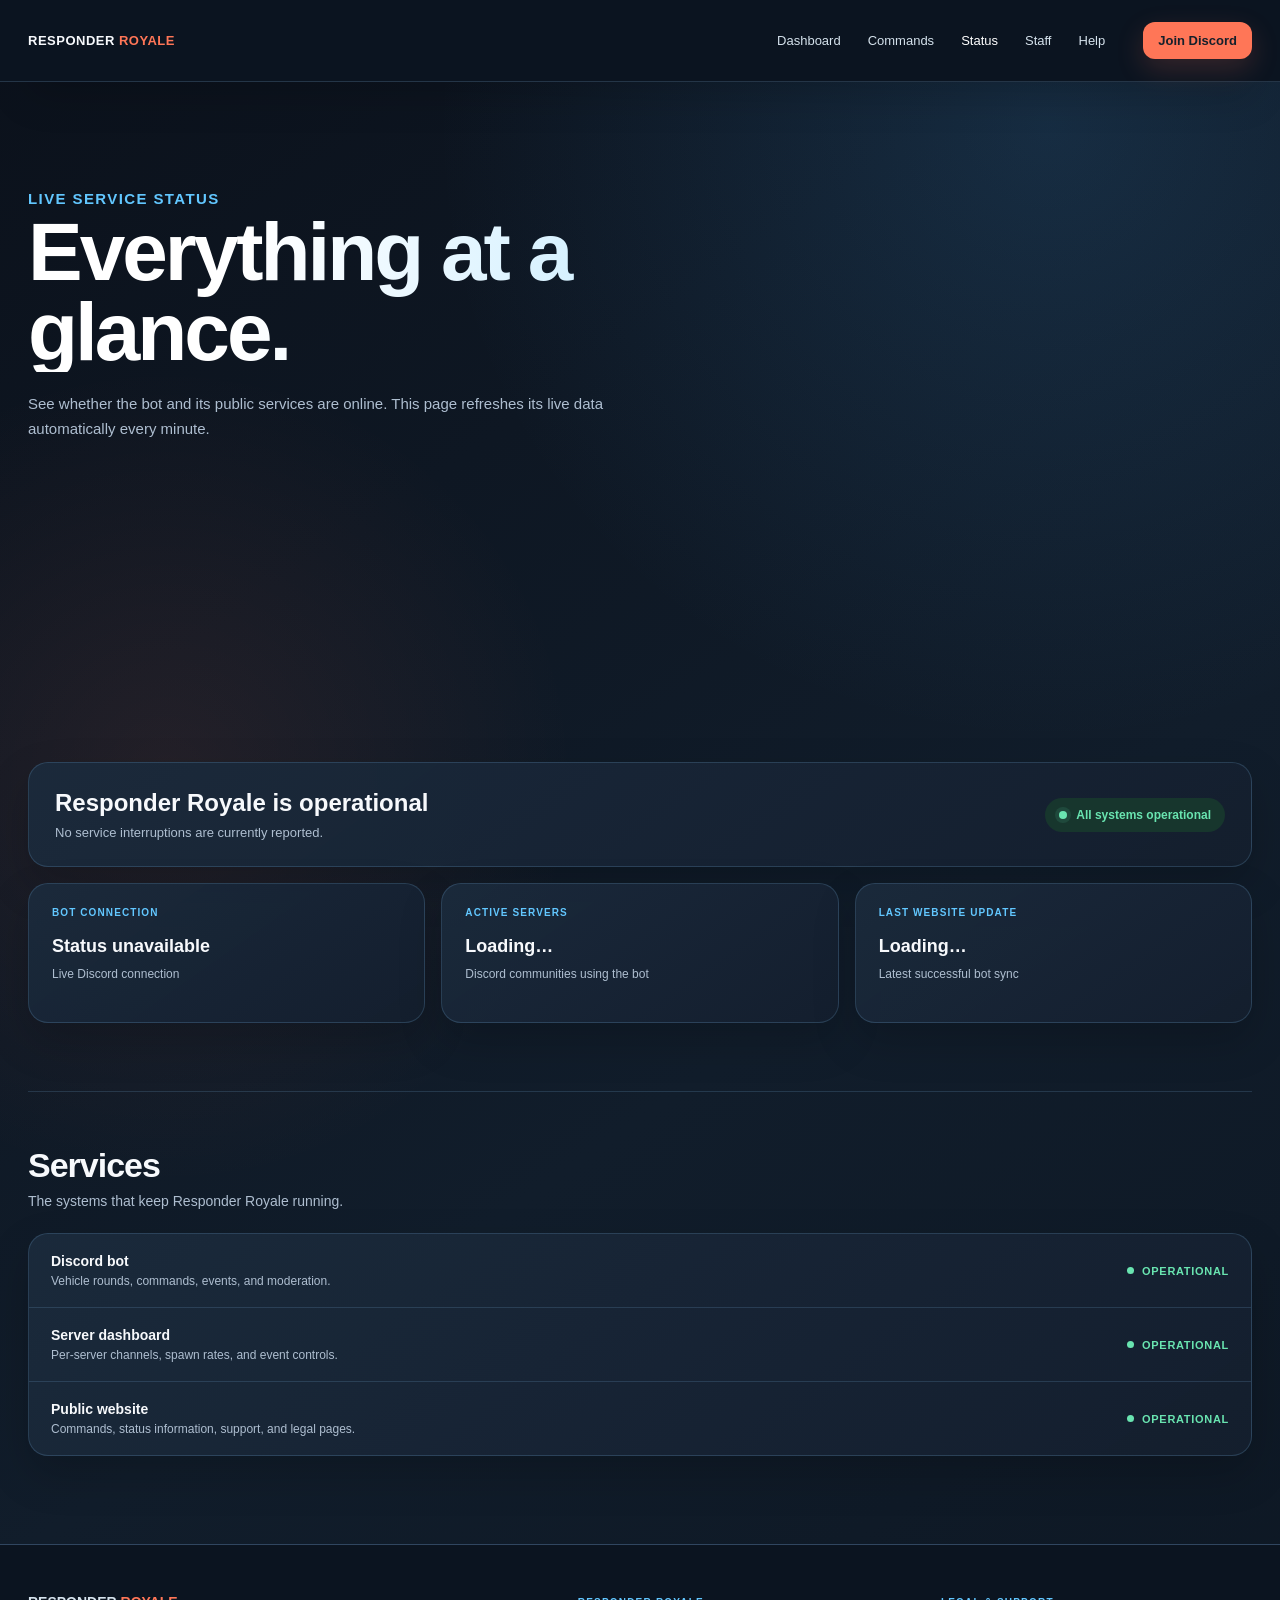
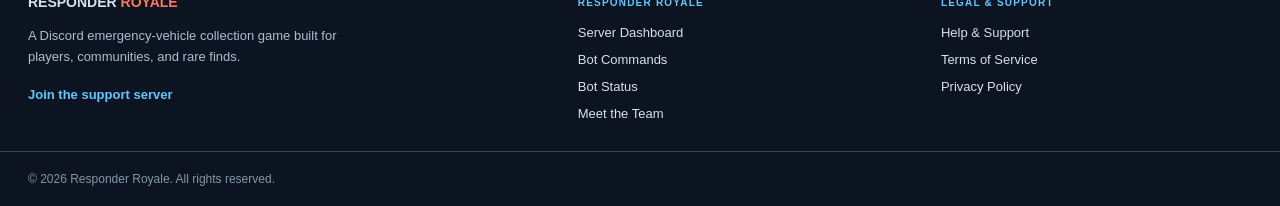
<file: status.html>
<!doctype html>
<html lang="en">
<head>
  <meta charset="utf-8">
  <meta name="viewport" content="width=device-width,initial-scale=1">
  <title>Responder Royale — Status</title>
  <style>
    :root{--bg:#171d25;--panel:#1e2630;--deep:#11171d;--line:#364452;--text:#f2f5f7;--muted:#a0afb9;--blue:#77b7df;--orange:#ee714e;--good:#5fd7a1}*{box-sizing:border-box}body{margin:0;background:var(--bg);color:var(--text);font-family:Arial,sans-serif}a{color:inherit;text-decoration:none}.container{max-width:1180px;margin:auto;padding:0 28px}.header{height:74px;display:flex;align-items:center;justify-content:space-between;border-bottom:1px solid var(--line)}.logo{font-size:13px;font-weight:800}.logo b{color:var(--orange)}nav{display:flex;gap:25px;color:#bcc7ce;font-size:13px}nav a:hover,nav a.active{color:var(--text)}.join{background:var(--orange);color:#22282f;padding:11px 15px;border-radius:5px;font-size:13px;font-weight:bold}.hero{padding:84px 0 42px;max-width:720px}.tag{margin:0 0 14px;color:var(--blue);font-size:10px;font-weight:bold;letter-spacing:1.4px}.hero h1{font-size:clamp(44px,6vw,64px);letter-spacing:-3px;line-height:1.02;margin:0 0 20px}.hero p{max-width:590px;margin:0;color:var(--muted);font-size:15px;line-height:1.65}.overview{display:flex;align-items:center;justify-content:space-between;gap:24px;padding:26px;background:var(--panel);border:1px solid var(--line);border-radius:8px}.overview h2{margin:0 0 8px;font-size:24px}.overview p{margin:0;color:var(--muted);font-size:13px}.operational{display:inline-flex;align-items:center;gap:9px;white-space:nowrap;padding:10px 14px;border-radius:99px;background:#17362d;color:var(--good);font-size:12px;font-weight:bold}.operational:before{content:"";width:8px;height:8px;border-radius:50%;background:var(--good);box-shadow:0 0 0 4px rgba(95,215,161,.12)}.status-grid{display:grid;grid-template-columns:repeat(3,1fr);gap:16px;margin-top:16px}.card{min-height:140px;padding:23px;background:var(--panel);border:1px solid var(--line);border-radius:8px}.card small{display:block;color:var(--blue);font-size:10px;font-weight:bold;letter-spacing:1.1px}.card b{display:block;margin:18px 0 7px;font-size:18px}.card span{color:var(--muted);font-size:12px;line-height:1.5}.services{margin-top:68px;padding-top:54px;border-top:1px solid var(--line)}.services h2{margin:0 0 8px;font-size:34px;letter-spacing:-1px}.services>p{margin:0 0 24px;color:var(--muted);font-size:14px}.service-list{overflow:hidden;background:var(--panel);border:1px solid var(--line);border-radius:8px}.service{display:flex;align-items:center;justify-content:space-between;gap:20px;padding:19px 22px}.service+.service{border-top:1px solid var(--line)}.service h3{margin:0 0 5px;font-size:14px}.service p{margin:0;color:var(--muted);font-size:12px}.service strong{display:flex;align-items:center;gap:8px;color:var(--good);font-size:11px;text-transform:uppercase;letter-spacing:.7px}.service strong:before{content:"";width:7px;height:7px;border-radius:50%;background:var(--good)}@media(max-width:760px){.container{padding:0 20px}.header nav{display:none}.hero{padding-top:62px}.overview{align-items:flex-start;flex-direction:column}.status-grid{grid-template-columns:1fr}.services{margin-top:54px;padding-top:44px}.service{align-items:flex-start}.join{padding:10px 12px}}
    .overview.is-down{border-color:rgba(255,107,107,.55);background:#2b2025}.operational.is-down{background:#422329;color:#ff9a9a}.operational.is-down:before{background:#ff6b6b;box-shadow:0 0 0 4px rgba(255,107,107,.13)}.card b.is-down,.service strong.is-down{color:#ff9a9a}.service strong.is-down:before{background:#ff6b6b}
  </style>
  <link rel="stylesheet" href="footer.css?v=3">
</head>
<body>
  <div class="container">
    <header class="header"><a class="logo" href="index.html">RESPONDER <b>ROYALE</b></a><nav><a href="manage.html">Dashboard</a><a href="commands.html">Commands</a><a class="active" href="status.html">Status</a><a href="staff.html">Staff</a><a href="https://discord.gg/9YtqGqTPUj">Help</a></nav><a class="join" href="https://discord.gg/9YtqGqTPUj">Join Discord</a></header>
    <main>
      <section class="hero"><p class="tag">LIVE SERVICE STATUS</p><h1>Everything at a glance.</h1><p>See whether the bot and its public services are online. This page refreshes its live data automatically every minute.</p></section>
      <section class="overview" id="overall-status" aria-label="Overall service status"><div><h2 id="overall-title">Responder Royale is operational</h2><p id="overall-copy">No service interruptions are currently reported.</p></div><div class="operational" id="overall-badge">All systems operational</div></section>
      <section class="status-grid" aria-label="Live bot information">
        <article class="card"><small>BOT CONNECTION</small><b>Checking status…</b><span>Live Discord connection</span></article>
        <article class="card"><small>ACTIVE SERVERS</small><b>Loading…</b><span>Discord communities using the bot</span></article>
        <article class="card"><small>LAST WEBSITE UPDATE</small><b>Loading…</b><span>Latest successful bot sync</span></article>
      </section>
      <section class="services"><h2>Services</h2><p>The systems that keep Responder Royale running.</p><div class="service-list">
        <article class="service"><div><h3>Discord bot</h3><p>Vehicle rounds, commands, events, and moderation.</p></div><strong id="bot-service-status">Operational</strong></article>
        <article class="service"><div><h3>Server dashboard</h3><p>Per-server channels, spawn rates, and event controls.</p></div><strong>Operational</strong></article>
        <article class="service"><div><h3>Public website</h3><p>Commands, status information, support, and legal pages.</p></div><strong>Operational</strong></article>
      </div></section>
    </main>
  </div>
  <footer class="rr-footer">
    <div class="rr-footer__inner">
      <section><a class="rr-footer__brand" href="index.html">RESPONDER <b>ROYALE</b></a><p>A Discord emergency-vehicle collection game built for players, communities, and rare finds.</p><a class="rr-footer__support" href="https://discord.gg/9YtqGqTPUj">Join the support server</a></section>
      <section><h3>RESPONDER ROYALE</h3><div class="rr-footer__links"><a href="manage.html">Server Dashboard</a><a href="commands.html">Bot Commands</a><a href="status.html">Bot Status</a><a href="staff.html">Meet the Team</a></div></section>
      <section><h3>LEGAL &amp; SUPPORT</h3><div class="rr-footer__links"><a href="https://discord.gg/9YtqGqTPUj">Help &amp; Support</a><a href="terms.html">Terms of Service</a><a href="privacy.html">Privacy Policy</a></div></section>
    </div>
    <div class="rr-footer__bottom">© 2026 Responder Royale. All rights reserved.</div>
  </footer>
  <script src="site-config.js"></script>
  <script src="live-stats.js?v=2"></script>
</body>
</html>
</file>
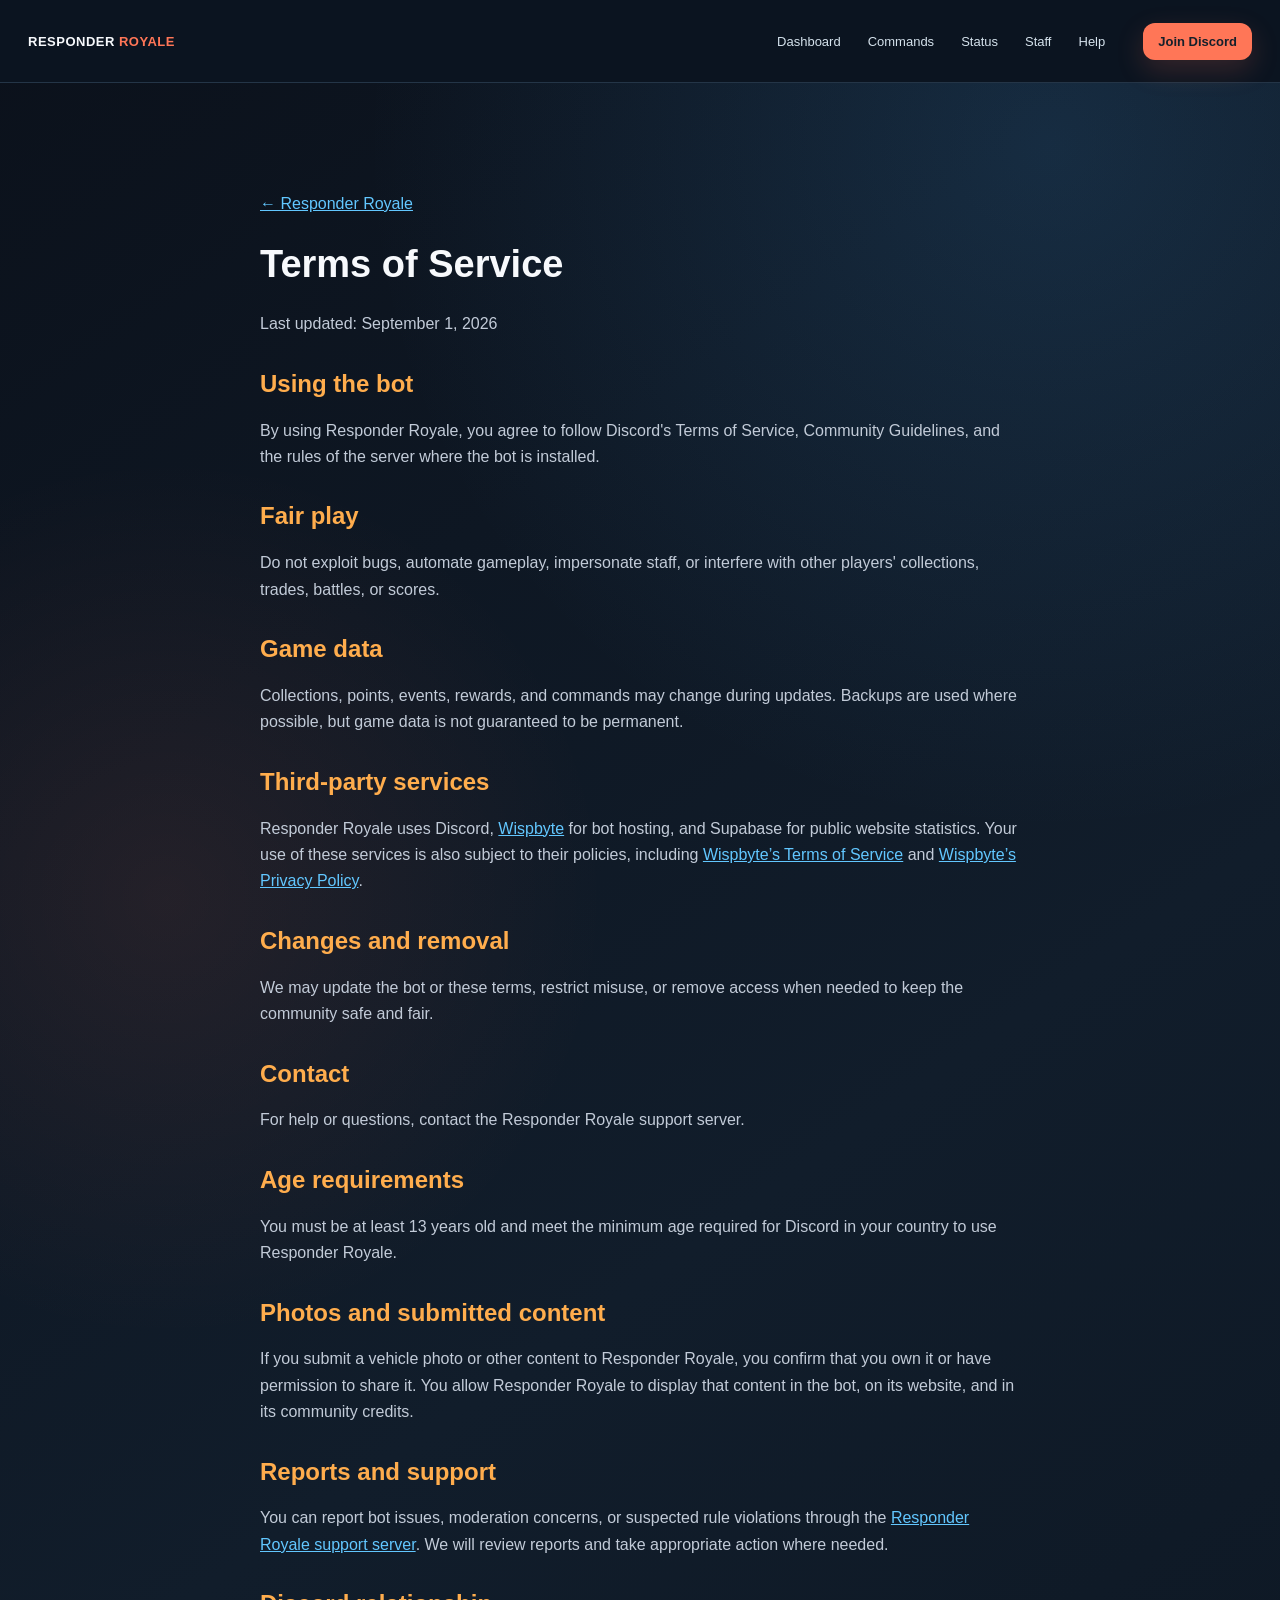
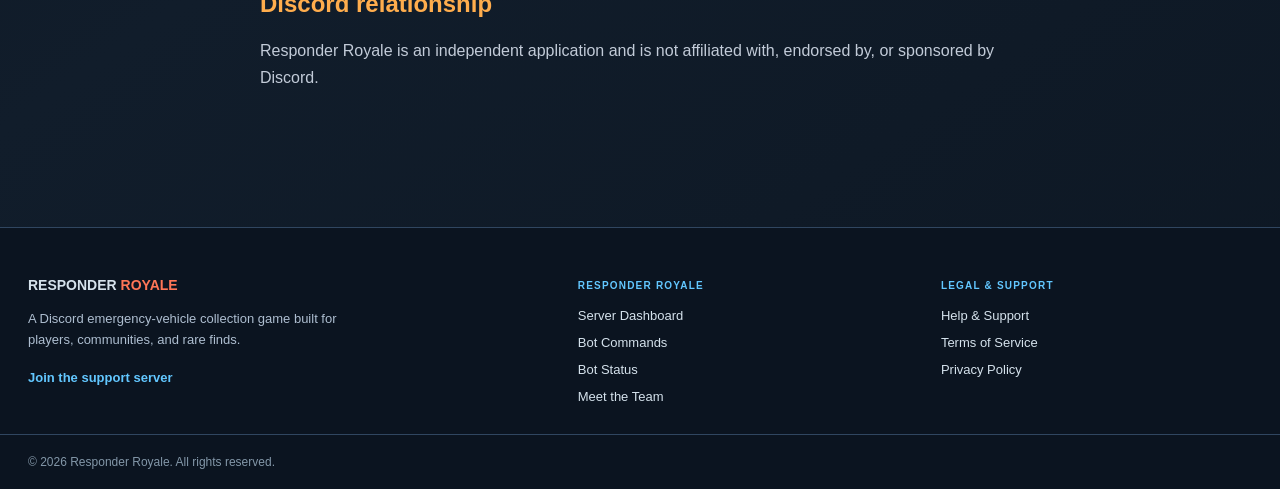
<file: terms.html>
<!doctype html>
<html lang="en">
<head>
  <meta charset="utf-8">
  <meta name="viewport" content="width=device-width, initial-scale=1">
  <title>Responder Royale Terms of Service</title>
  <style>body{margin:0;background:#11151c;color:#eaf0f8;font:16px Arial,sans-serif}main{max-width:760px;margin:60px auto;padding:32px}h1{font-size:38px}h2{margin-top:32px;color:#ffad4d}p,li{color:#c2cbd8;line-height:1.65}a{color:#75b7ff}</style>
<link rel="stylesheet" href="theme.css"><link rel="stylesheet" href="footer.css?v=3"></head>
<body><header class="site-header"><a class="site-logo" href="index.html">RESPONDER <b>ROYALE</b></a><nav><a href="manage.html">Dashboard</a><a href="commands.html">Commands</a><a href="status.html">Status</a><a href="staff.html">Staff</a><a href="https://discord.gg/9YtqGqTPUj">Help</a></nav><a class="site-join" href="https://discord.gg/9YtqGqTPUj">Join Discord</a></header><main>
  <p><a href="index.html">&larr; Responder Royale</a></p>
  <h1>Terms of Service</h1>
  <p>Last updated: September 1, 2026</p>
  <h2>Using the bot</h2>
  <p>By using Responder Royale, you agree to follow Discord's Terms of Service, Community Guidelines, and the rules of the server where the bot is installed.</p>
  <h2>Fair play</h2>
  <p>Do not exploit bugs, automate gameplay, impersonate staff, or interfere with other players' collections, trades, battles, or scores.</p>
  <h2>Game data</h2>
  <p>Collections, points, events, rewards, and commands may change during updates. Backups are used where possible, but game data is not guaranteed to be permanent.</p>
  <h2>Third-party services</h2>
  <p>Responder Royale uses Discord, <a href="https://wispbyte.com/">Wispbyte</a> for bot hosting, and Supabase for public website statistics. Your use of these services is also subject to their policies, including <a href="https://wispbyte.com/terms">Wispbyte’s Terms of Service</a> and <a href="https://wispbyte.com/privacy">Wispbyte’s Privacy Policy</a>.</p>
  <h2>Changes and removal</h2>
  <p>We may update the bot or these terms, restrict misuse, or remove access when needed to keep the community safe and fair.</p>
  <h2>Contact</h2>
  <p>For help or questions, contact the Responder Royale support server.</p>
  <h2>Age requirements</h2>
  <p>You must be at least 13 years old and meet the minimum age required for Discord in your country to use Responder Royale.</p>
  <h2>Photos and submitted content</h2>
  <p>If you submit a vehicle photo or other content to Responder Royale, you confirm that you own it or have permission to share it. You allow Responder Royale to display that content in the bot, on its website, and in its community credits.</p>
  <h2>Reports and support</h2>
  <p>You can report bot issues, moderation concerns, or suspected rule violations through the <a href="https://discord.gg/9YtqGqTPUj">Responder Royale support server</a>. We will review reports and take appropriate action where needed.</p>
  <h2>Discord relationship</h2>
  <p>Responder Royale is an independent application and is not affiliated with, endorsed by, or sponsored by Discord.</p></main><footer class="rr-footer">
  <div class="rr-footer__inner">
    <section><a class="rr-footer__brand" href="index.html">RESPONDER <b>ROYALE</b></a><p>A Discord emergency-vehicle collection game built for players, communities, and rare finds.</p><a class="rr-footer__support" href="https://discord.gg/9YtqGqTPUj">Join the support server</a></section>
    <section><h3>RESPONDER ROYALE</h3><div class="rr-footer__links"><a href="manage.html">Server Dashboard</a><a href="commands.html">Bot Commands</a><a href="status.html">Bot Status</a><a href="staff.html">Meet the Team</a></div></section>
    <section><h3>LEGAL &amp; SUPPORT</h3><div class="rr-footer__links"><a href="https://discord.gg/9YtqGqTPUj">Help &amp; Support</a><a href="terms.html">Terms of Service</a><a href="privacy.html">Privacy Policy</a></div></section>
  </div>
  <div class="rr-footer__bottom">© 2026 Responder Royale. All rights reserved.</div>
</footer></body>
</html>
</file>
<file: explore.css>
:root{--bg:#0d1420;--panel:#182334;--line:#304660;--text:#f7f9fc;--muted:#aebed0;--blue:#62c7ff;--orange:#ff7657;--good:#69e4b0}*{box-sizing:border-box}body{margin:0;min-height:100vh;background:radial-gradient(circle at 80% 0,rgba(98,199,255,.14),transparent 30%),linear-gradient(145deg,#0b111b,#111d2b);color:var(--text);font-family:Arial,sans-serif}a{color:inherit}.wrap{max-width:1240px;margin:auto;padding:0 28px}.top{height:82px;display:flex;align-items:center;gap:28px;border-bottom:1px solid rgba(125,170,209,.22)}.brand{font-weight:900;text-decoration:none}.brand b{color:var(--orange)}.top nav{display:flex;gap:24px;margin-left:auto}.top nav a{color:#c4d0dc;text-decoration:none}.top nav a:hover,.top nav a.active{color:white}.hero{padding:78px 0 40px}.eyebrow{color:var(--blue);font-size:11px;font-weight:900;letter-spacing:1.5px}.hero h1{max-width:800px;margin:12px 0 18px;font-size:clamp(44px,7vw,78px);line-height:1;letter-spacing:-4px}.hero p{max-width:680px;color:var(--muted);font-size:16px;line-height:1.7}.toolbar{display:grid;grid-template-columns:1fr 220px;gap:14px;margin:25px 0}.toolbar input,.toolbar select{width:100%;padding:14px 16px;border:1px solid var(--line);border-radius:14px;background:#101a27;color:var(--text);font:inherit;outline:none}.toolbar input:focus,.toolbar select:focus{border-color:var(--blue);box-shadow:0 0 0 3px rgba(98,199,255,.12)}.stat-grid,.vehicle-grid,.leader-grid{display:grid;gap:16px}.stat-grid{grid-template-columns:repeat(4,1fr);margin:25px 0 42px}.stat,.vehicle,.leader,.empty{border:1px solid rgba(104,158,202,.22);border-radius:20px;background:linear-gradient(145deg,rgba(27,42,60,.96),rgba(20,31,46,.98));box-shadow:0 18px 45px rgba(0,0,0,.18)}.stat{padding:22px}.stat small{color:var(--muted);font-weight:800;letter-spacing:.8px}.stat b{display:block;margin-top:10px;font-size:32px}.vehicle-grid{grid-template-columns:repeat(3,1fr)}.vehicle{overflow:hidden;transition:.22s}.vehicle:hover{transform:translateY(-4px);border-color:rgba(98,199,255,.5)}.vehicle-art{height:155px;display:grid;place-items:center;background:linear-gradient(135deg,rgba(98,199,255,.16),rgba(255,118,87,.14));font-size:48px}.vehicle-body{padding:20px}.vehicle h2{margin:0 0 8px;font-size:18px}.vehicle p{margin:0;color:var(--muted);font-size:13px}.pill{display:inline-block;margin-top:15px;padding:6px 9px;border-radius:999px;background:rgba(98,199,255,.1);color:var(--blue);font-size:10px;font-weight:900;text-transform:uppercase}.pill.legendary{color:#ffd166}.pill.mythic{color:#ca8cff}.pill.secret{color:#ff7797}.leader-grid{grid-template-columns:1fr 1fr;margin-bottom:80px}.leader{padding:26px}.leader h2{margin-top:0}.rank{display:grid;grid-template-columns:34px 1fr auto;gap:12px;align-items:center;padding:13px 0;border-top:1px solid rgba(104,158,202,.15)}.rank:first-of-type{border-top:0}.rank i{display:grid;place-items:center;width:30px;height:30px;border-radius:10px;background:rgba(98,199,255,.1);color:var(--blue);font-style:normal;font-weight:900}.rank span{color:var(--muted);font-size:12px}.empty{grid-column:1/-1;padding:38px;text-align:center;color:var(--muted);line-height:1.6}.empty b{display:block;margin-bottom:8px;color:var(--text);font-size:18px}.loading{animation:pulse 1.2s infinite alternate}@keyframes pulse{to{opacity:.48}}@media(max-width:850px){.stat-grid,.vehicle-grid{grid-template-columns:repeat(2,1fr)}.leader-grid{grid-template-columns:1fr}}@media(max-width:620px){.wrap{padding:0 18px}.top nav{display:none}.hero{padding-top:52px}.hero h1{letter-spacing:-2px}.toolbar,.stat-grid,.vehicle-grid{grid-template-columns:1fr}.vehicle-art{height:125px}}
[hidden]{display:none!important}
</file>
<file: footer.css>
@import url("theme.css?v=2");@import url("header-spacing.css?v=1");
@import url("home-polish.css?v=1");
.rr-footer{margin-top:88px;background:#0b1420;border-top:1px solid #304660;color:#aebed0;font-family:Arial,sans-serif}.rr-footer__inner{max-width:1420px;margin:auto;padding:48px 28px 30px;display:grid;grid-template-columns:1.6fr 1fr 1fr;gap:52px}.rr-footer a{color:#d5e2ec;text-decoration:none}.rr-footer a:hover{color:#62c7ff}.rr-footer__brand{font-size:14px;font-weight:800;color:#f7f9fc}.rr-footer__brand b{color:#ff7657}.rr-footer p{max-width:330px;margin:15px 0;color:#aebed0;font-size:13px;line-height:1.6}.rr-footer__support{display:inline-block;margin-top:4px;color:#62c7ff!important;font-size:13px;font-weight:bold}.rr-footer h3{color:#62c7ff;font-size:10px;letter-spacing:1.2px;margin:4px 0 17px}.rr-footer__links{display:grid;gap:12px;font-size:13px}.rr-footer__bottom{max-width:1420px;margin:auto;padding:20px 28px;border-top:1px solid #304660;color:#8397a8;font-size:12px}@media(max-width:760px){.rr-footer__inner{grid-template-columns:1fr;gap:28px;padding:38px 20px 24px}.rr-footer__bottom{padding:18px 20px}}
</file>
<file: theme.css>
:root{--bg:#0d1420!important;--card:#182334!important;--panel:#182334!important;--deep:#0b1420!important;--line:#304660!important;--text:#f7f9fc!important;--muted:#aebed0!important;--blue:#62c7ff!important;--orange:#ff7657!important;--good:#69e4b0!important}html{background:#0d1420}body{min-height:100vh;background:radial-gradient(circle at 82% 7%,rgba(66,155,225,.16),transparent 31%),radial-gradient(circle at 13% 43%,rgba(255,118,87,.09),transparent 27%),linear-gradient(145deg,#0b111b,#111d2b 58%,#0d1723)!important;color:var(--text)!important}.container,.site-header,.wrap{max-width:1420px!important}.site-header{margin:0 auto;padding:0 28px;display:flex;align-items:center;justify-content:space-between;font-family:Arial,sans-serif}.site-header a{color:inherit;text-decoration:none}.header,.site-header{height:82px!important;position:relative;z-index:0;border-bottom:1px solid rgba(125,170,209,.22)!important}.header::before,.site-header::before{content:"";position:absolute;z-index:-1;top:0;bottom:-1px;left:50%;width:100vw;transform:translateX(-50%);background:#0b1420;border-bottom:1px solid rgba(125,170,209,.22)}.header nav,.site-header nav{display:flex;gap:27px!important;color:#d5e2ec!important;font-size:13px}.header nav a,.site-header nav a{color:#d5e2ec!important;transition:color .2s ease}.header nav a:hover,.header nav a.active,.site-header nav a:hover,.site-header nav a.active{color:#fff!important}.logo,.site-logo{font-size:13px;font-weight:800;color:#f7f9fc!important;letter-spacing:.5px}.logo b,.site-logo b{color:var(--orange)!important}.join,.site-join,.button{background:var(--orange)!important;color:#15202b!important;border-radius:12px!important;box-shadow:0 10px 28px rgba(255,118,87,.18);transition:transform .2s ease,box-shadow .2s ease!important}.site-join{padding:11px 15px;font-size:13px;font-weight:bold}.join:hover,.site-join:hover,.button:hover{transform:translateY(-2px);box-shadow:0 15px 34px rgba(255,118,87,.28)}.card,.update,.live-card,.overview,.service-list,.mission,.focus div,.open{background:linear-gradient(145deg,rgba(27,42,60,.96),rgba(20,31,46,.98))!important;border-color:rgba(104,158,202,.24)!important;border-radius:20px!important;box-shadow:0 18px 44px rgba(0,0,0,.18)}.card,.update,.live-card,.focus div{transition:transform .22s ease,border-color .22s ease,box-shadow .22s ease}.card:hover,.update:hover,.live-card:hover,.focus div:hover{transform:translateY(-3px);border-color:rgba(98,199,255,.42)!important;box-shadow:0 24px 54px rgba(0,0,0,.24),0 0 30px rgba(98,199,255,.06)}.tag,.role,.focus b,.card small,.update small{color:var(--blue)!important}.hero h1,.intro h2,.about h2,.wrap h1{background:linear-gradient(100deg,#fff 30%,#bfe9ff);-webkit-background-clip:text;background-clip:text;color:transparent!important}.dark,.dashboard{background:rgba(7,13,22,.38)!important}.event{background:linear-gradient(105deg,#ff7657,#ff9a61)!important}.service+.service,.services,.section,.about{border-color:rgba(105,155,197,.22)!important}main a{color:var(--blue)}@media(max-width:760px){.header nav,.site-header nav{display:none}.header,.site-header{height:76px!important}.container,.site-header,.wrap{padding-left:20px!important;padding-right:20px!important}}
</file>
